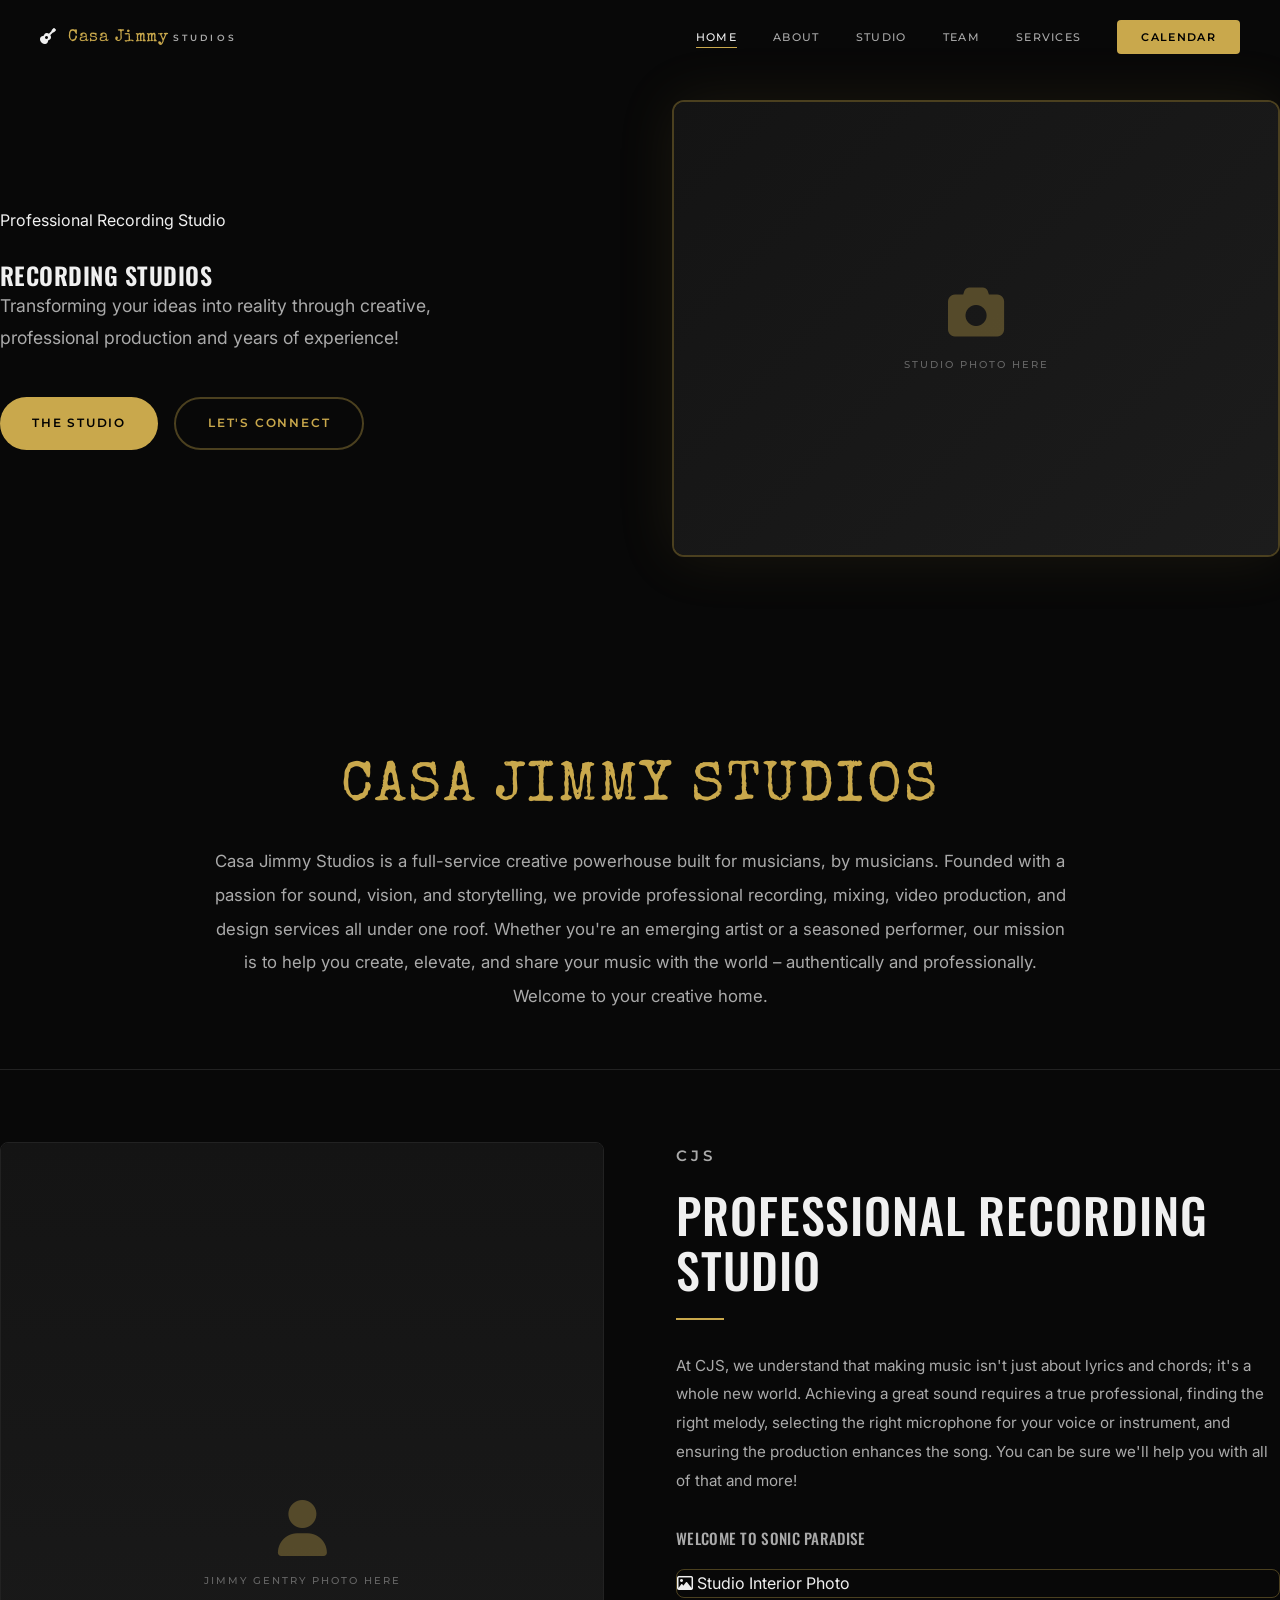
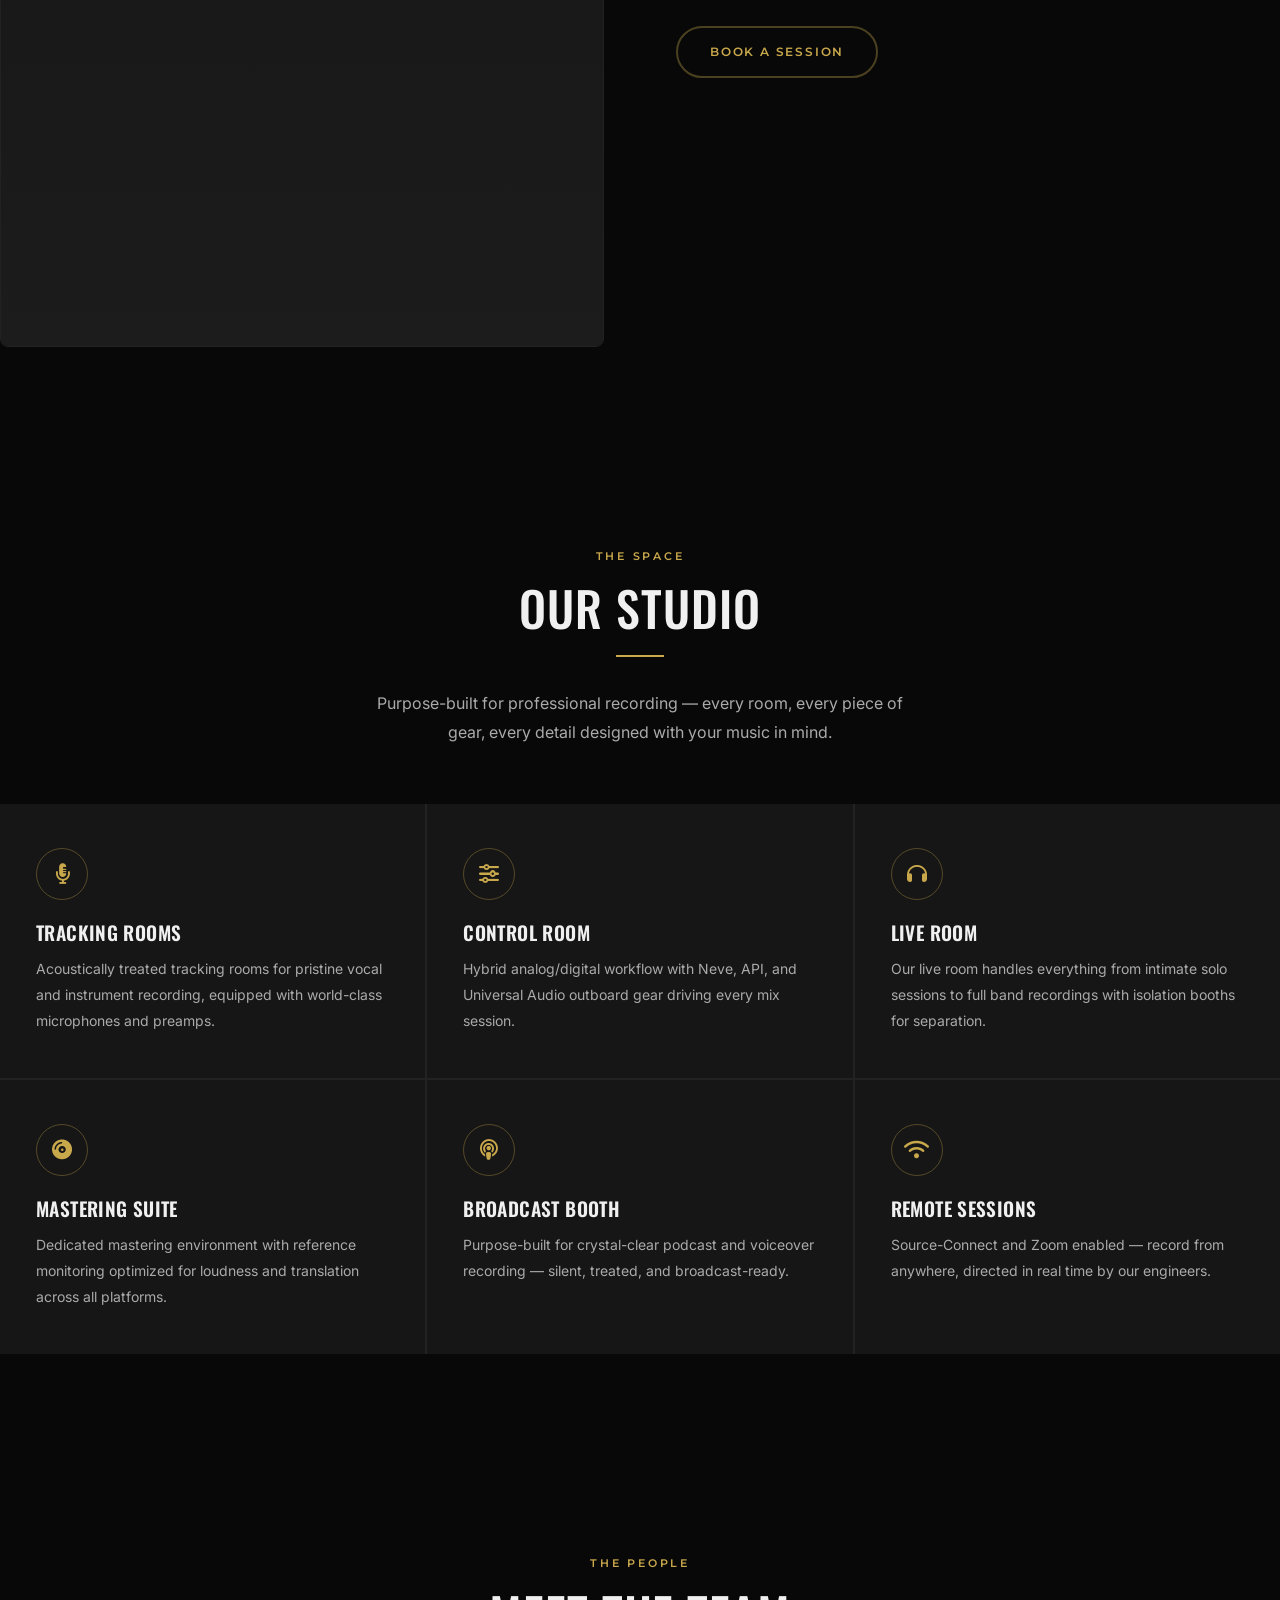
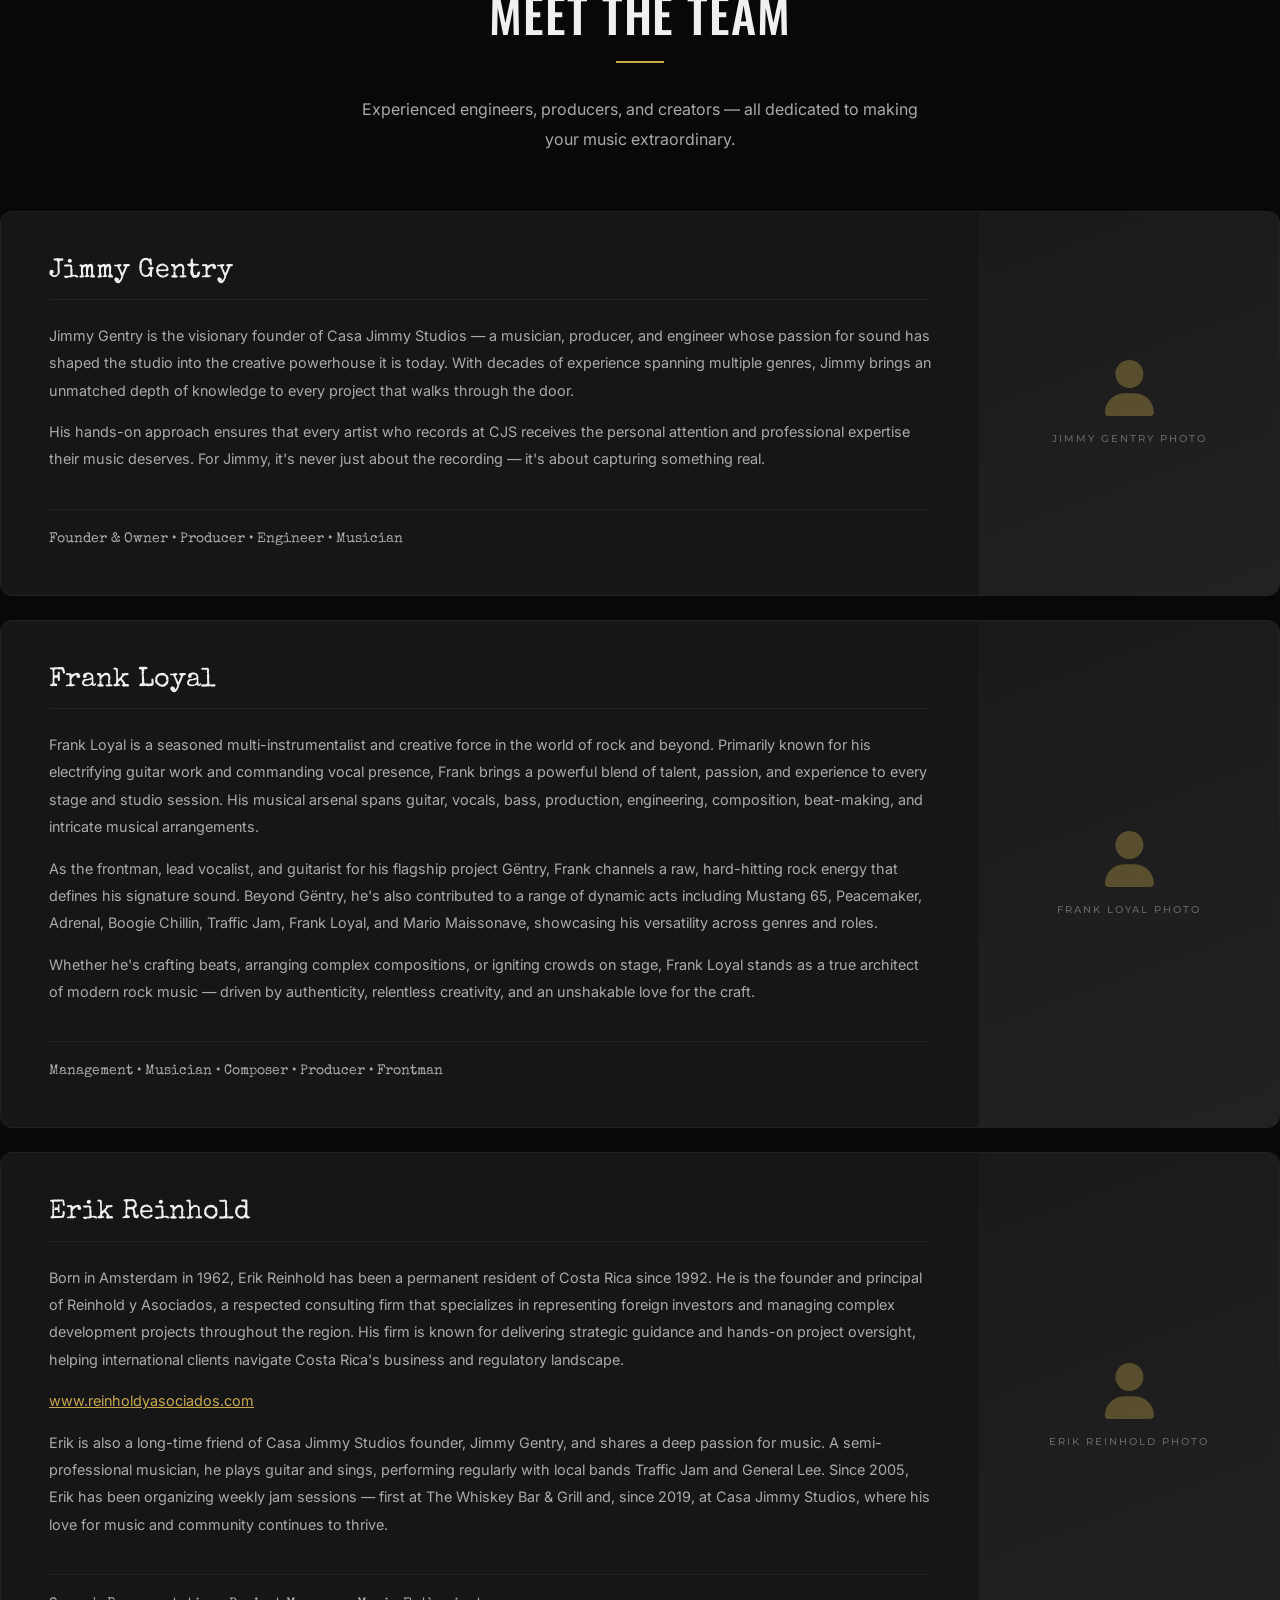
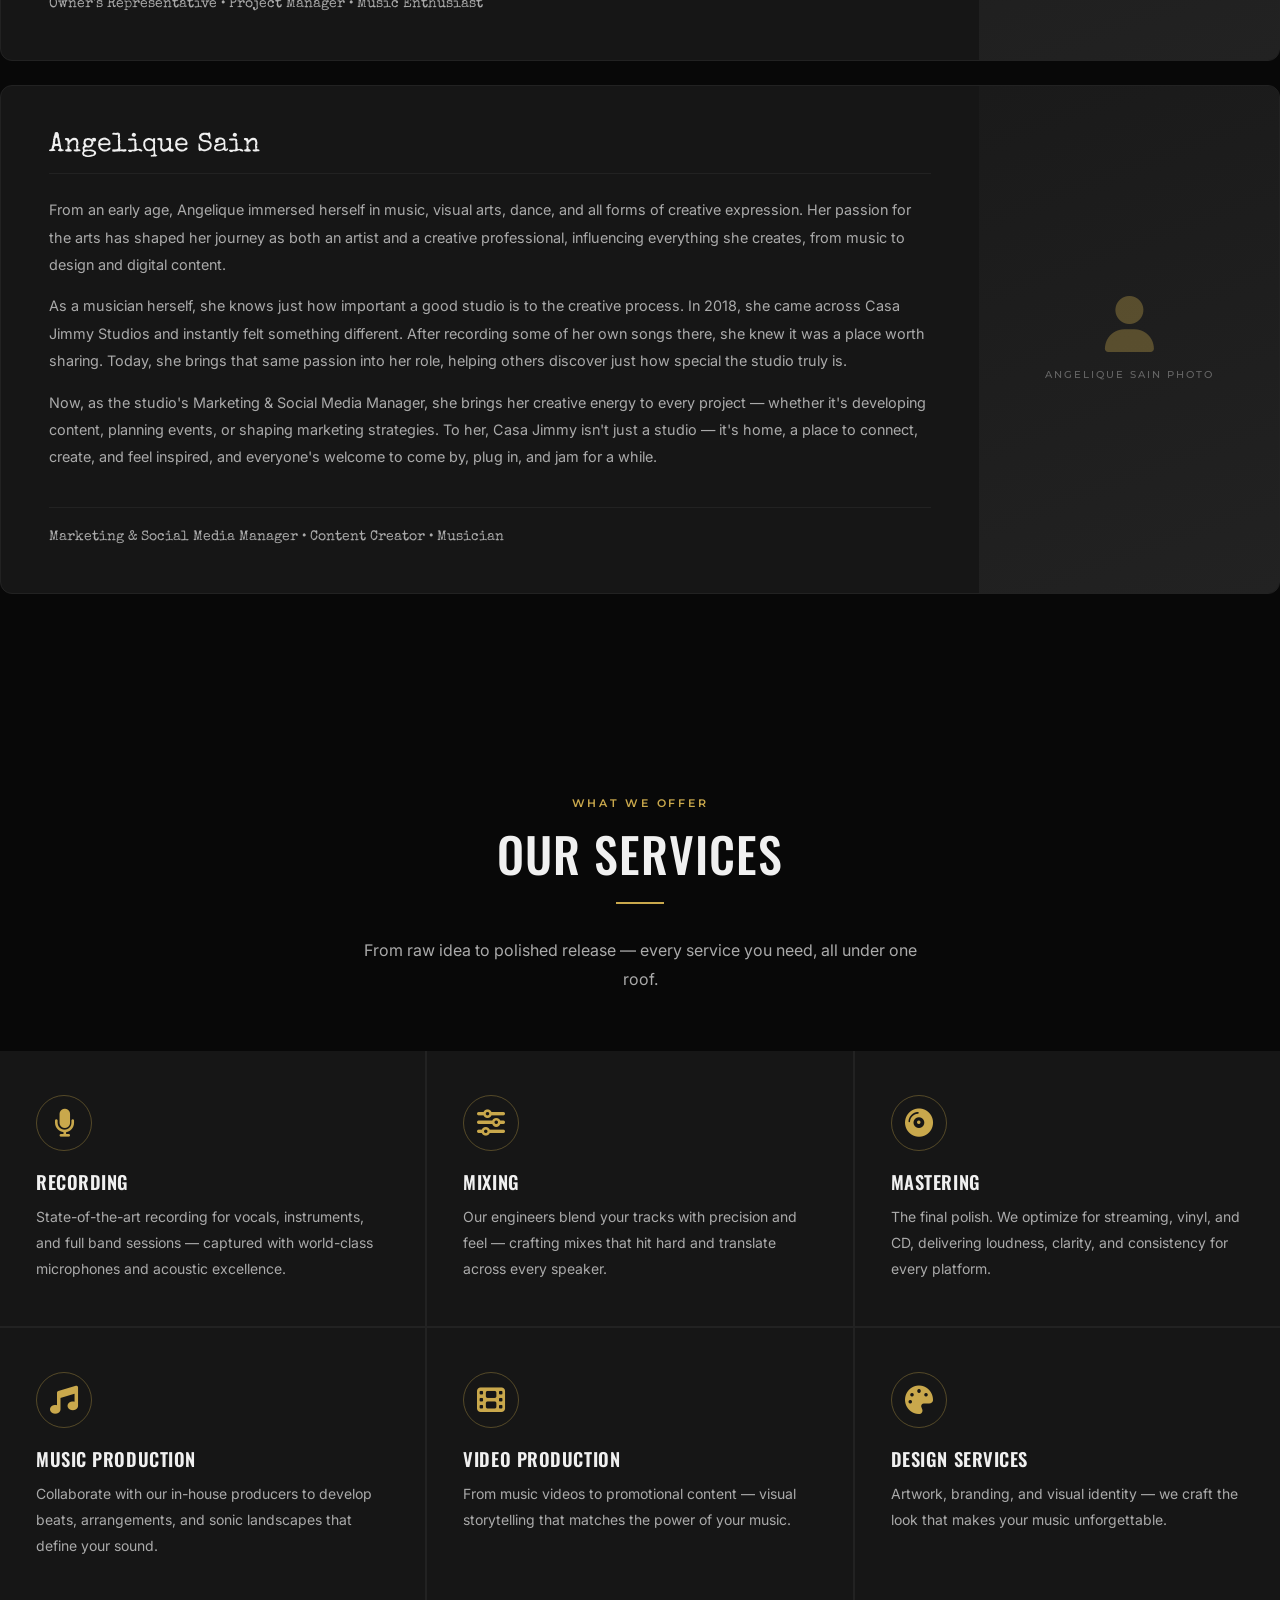
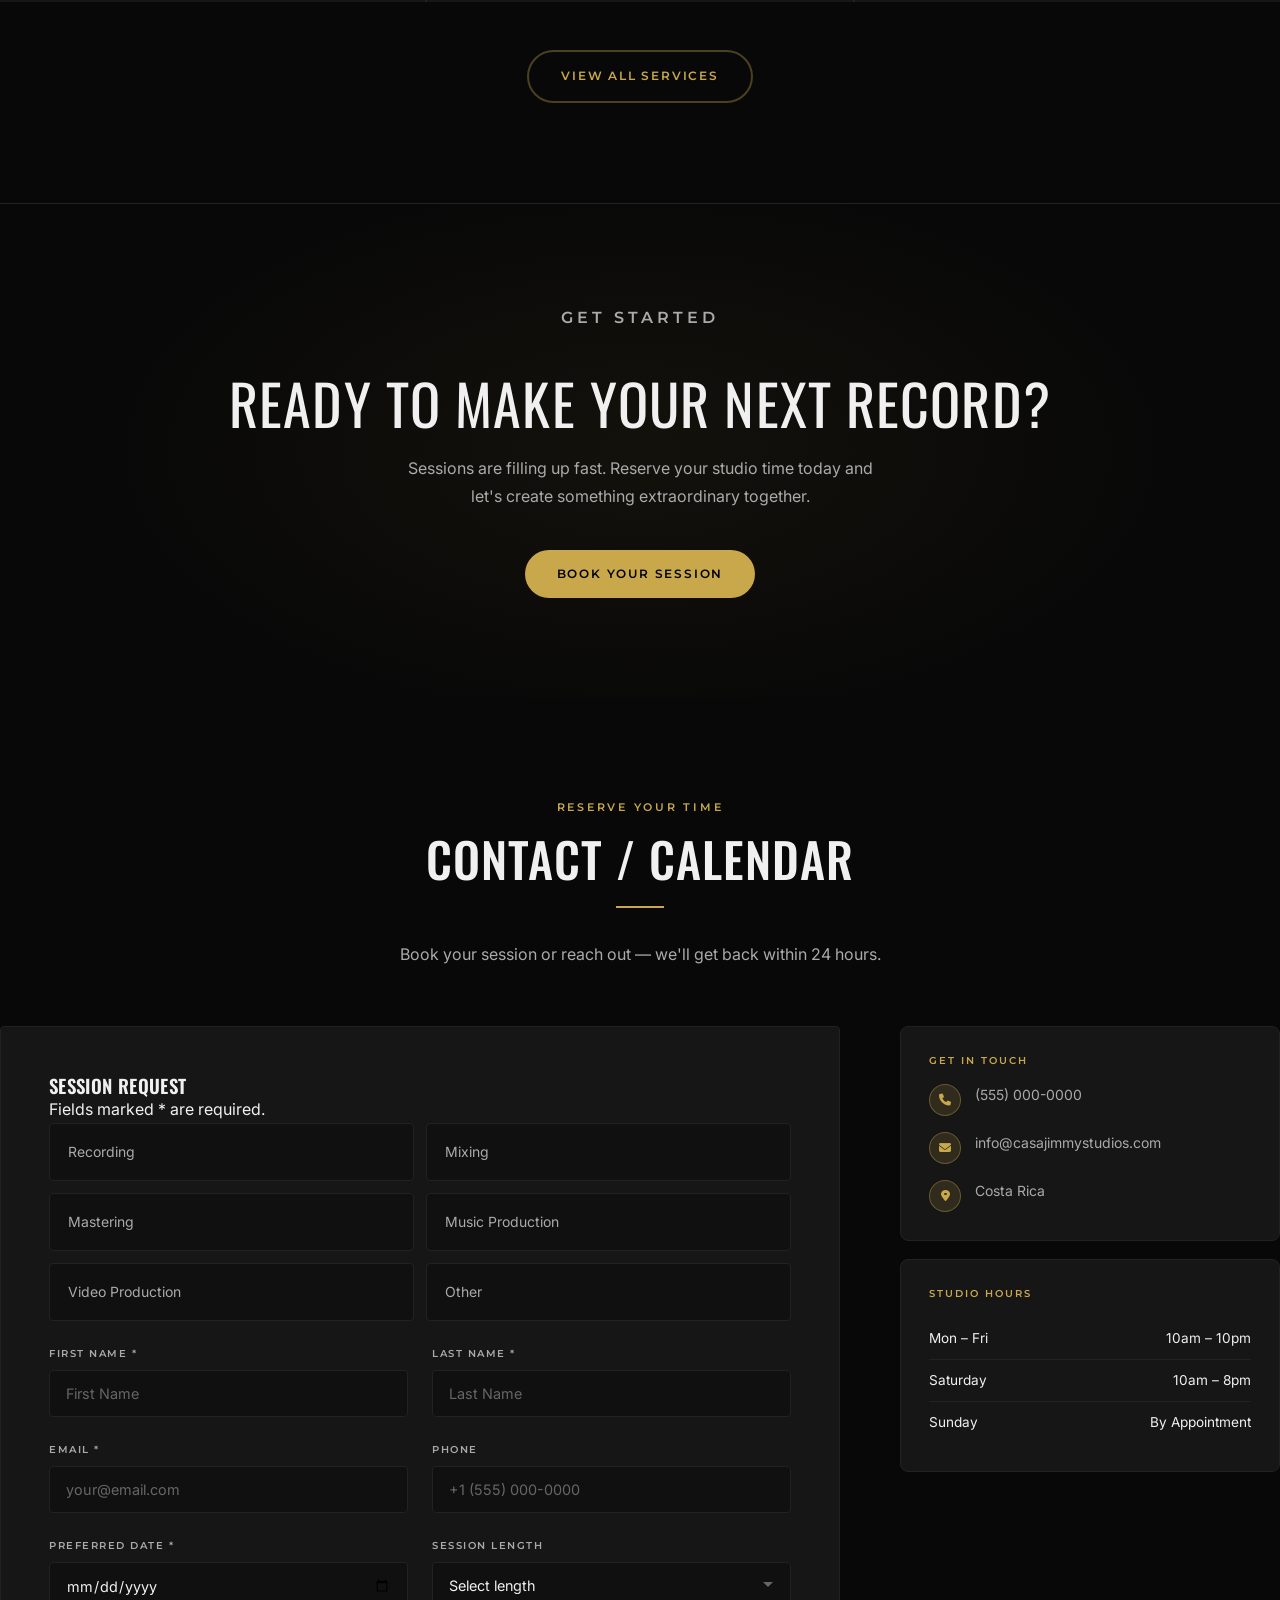
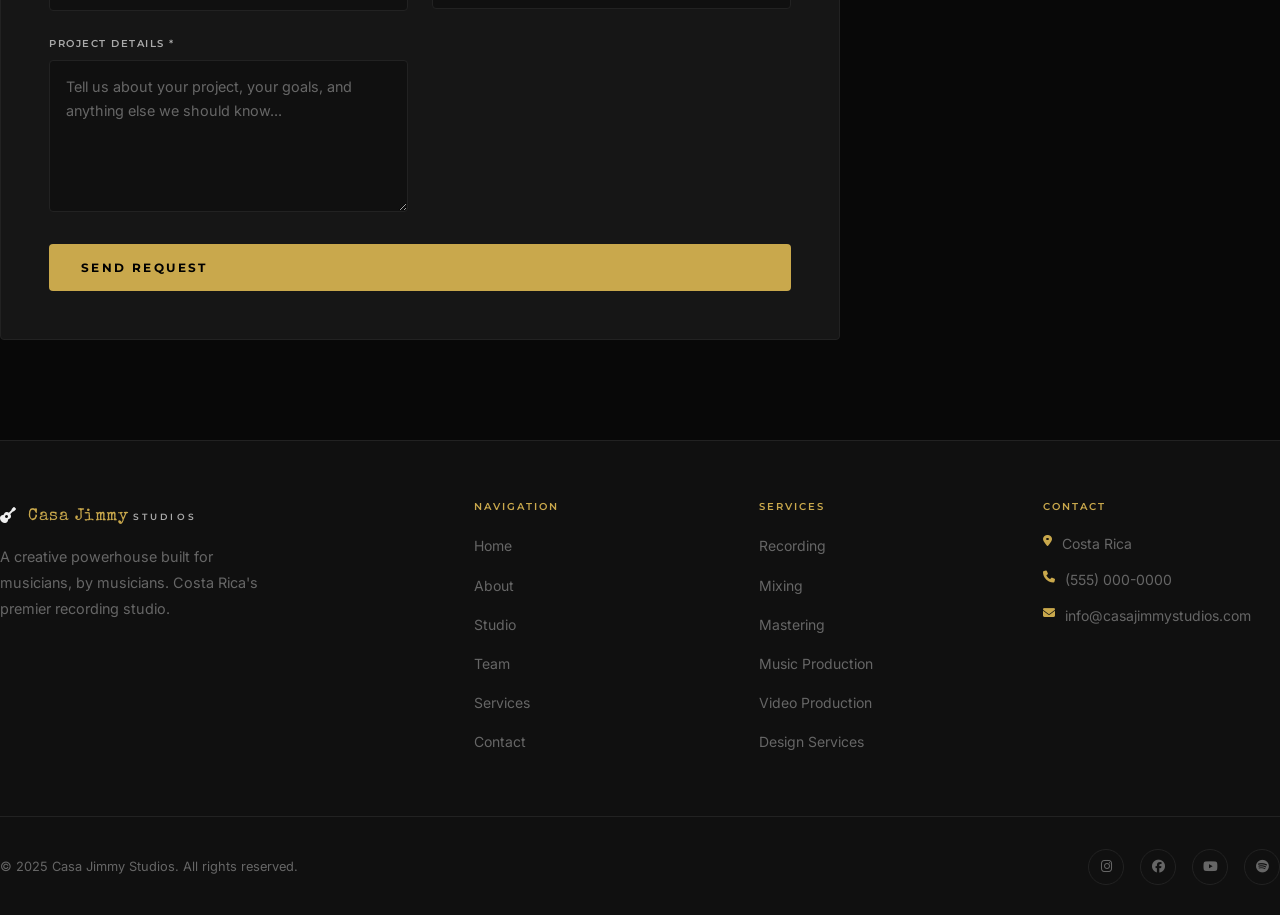
<file: index.html>
<!DOCTYPE html>
<html lang="en">
<head>
  <meta charset="UTF-8" />
  <meta name="viewport" content="width=device-width, initial-scale=1.0" />
  <meta name="description" content="Casa Jimmy Studios — Costa Rica's premier professional recording studio. Recording, mixing, mastering, music production, video production, and design services." />
  <title>Casa Jimmy Studios | Professional Recording Studio</title>
  <link rel="stylesheet" href="https://cdnjs.cloudflare.com/ajax/libs/font-awesome/6.5.0/css/all.min.css" />
  <link rel="stylesheet" href="css/style.css" />
</head>
<body>

  <!-- ===========================
       NAVIGATION
  =========================== -->
  <nav class="navbar" aria-label="Main navigation">
    <a href="#home" class="nav-logo" aria-label="Casa Jimmy Studios Home">
      <i class="fa-solid fa-guitar" aria-hidden="true"></i>
      <div>
        <span class="logo-name">Casa Jimmy</span>
        <span class="logo-sub">Studios</span>
      </div>
    </a>

    <ul class="nav-links" role="list">
      <li><a href="#home" class="nav-link">Home</a></li>
      <li><a href="#about" class="nav-link">About</a></li>
      <li><a href="#studio" class="nav-link">Studio</a></li>
      <li><a href="#team" class="nav-link">Team</a></li>
      <li><a href="#services" class="nav-link">Services</a></li>
      <li><a href="#contact" class="nav-cta">Calendar</a></li>
    </ul>

    <button class="hamburger" aria-label="Toggle mobile menu" aria-expanded="false" aria-controls="mobileNav">
      <span></span>
      <span></span>
      <span></span>
    </button>
  </nav>

  <!-- Mobile Nav -->
  <div class="mobile-nav" id="mobileNav" aria-hidden="true">
    <ul role="list">
      <li><a href="#home" class="mobile-nav-link">Home</a></li>
      <li><a href="#about" class="mobile-nav-link">About</a></li>
      <li><a href="#studio" class="mobile-nav-link">Studio</a></li>
      <li><a href="#team" class="mobile-nav-link">Team</a></li>
      <li><a href="#services" class="mobile-nav-link">Services</a></li>
      <li><a href="#contact" class="mobile-nav-cta">Contact / Calendar</a></li>
    </ul>
  </div>

  <main>

    <!-- ===========================
         HERO (#home)
    =========================== -->
    <section id="home" aria-label="Hero">
      <div class="hero-inner">
        <div class="hero-content fade-up">
          <p class="hero-eyebrow">Professional Recording Studio</p>
          <h1 class="hero-title">RECORDING STUDIOS</h1>
          <p class="hero-desc">Transforming your ideas into reality through creative, professional production and years of experience!</p>
          <div class="hero-actions">
            <a href="#studio" class="btn btn-primary">The Studio</a>
            <a href="#contact" class="btn btn-outline">Let's Connect</a>
          </div>
        </div>

        <div class="hero-image-wrap fade-up">
          <div class="hero-image-frame">
            <div class="hero-img-placeholder">
              <i class="fa-solid fa-camera" aria-hidden="true"></i>
              <span>Studio Photo Here</span>
            </div>
          </div>
        </div>
      </div>
    </section>

    <!-- ===========================
         ABOUT (#about)
    =========================== -->
    <section id="about" aria-label="About Casa Jimmy Studios">
      <div class="about-intro text-center fade-up">
        <h2>CASA JIMMY STUDIOS</h2>
        <p>Casa Jimmy Studios is a full-service creative powerhouse built for musicians, by musicians. Founded with a passion for sound, vision, and storytelling, we provide professional recording, mixing, video production, and design services all under one roof. Whether you're an emerging artist or a seasoned performer, our mission is to help you create, elevate, and share your music with the world – authentically and professionally. Welcome to your creative home.</p>
      </div>

      <div class="about-split fade-up">
        <div class="about-photo">
          <div class="about-photo-placeholder">
            <i class="fa-solid fa-user" aria-hidden="true"></i>
            <span>Jimmy Gentry Photo Here</span>
          </div>
        </div>

        <div class="about-content">
          <p class="section-label">CJS</p>
          <h2 class="section-title">PROFESSIONAL RECORDING STUDIO</h2>
          <div class="divider" aria-hidden="true"></div>
          <p>At CJS, we understand that making music isn't just about lyrics and chords; it's a whole new world. Achieving a great sound requires a true professional, finding the right melody, selecting the right microphone for your voice or instrument, and ensuring the production enhances the song. You can be sure we'll help you with all of that and more!</p>
          <p class="studio-sub-title">Welcome to Sonic Paradise</p>
          <div class="studio-sub-image">
            <i class="fa-regular fa-image" aria-hidden="true"></i>
            <span>Studio Interior Photo</span>
          </div>
          <a href="#contact" class="btn btn-outline">Book a Session</a>
        </div>
      </div>
    </section>

    <!-- ===========================
         STUDIO (#studio)
    =========================== -->
    <section id="studio" aria-label="Our Studio">
      <div class="text-center fade-up">
        <p class="section-label">The Space</p>
        <h2 class="section-title">Our Studio</h2>
        <div class="divider" aria-hidden="true"></div>
        <p class="section-sub">Purpose-built for professional recording — every room, every piece of gear, every detail designed with your music in mind.</p>
      </div>

      <div class="studio-grid">
        <div class="studio-card fade-up">
          <div class="studio-card-icon" aria-hidden="true">
            <i class="fa-solid fa-microphone-lines"></i>
          </div>
          <h3>Tracking Rooms</h3>
          <p>Acoustically treated tracking rooms for pristine vocal and instrument recording, equipped with world-class microphones and preamps.</p>
        </div>

        <div class="studio-card fade-up">
          <div class="studio-card-icon" aria-hidden="true">
            <i class="fa-solid fa-sliders"></i>
          </div>
          <h3>Control Room</h3>
          <p>Hybrid analog/digital workflow with Neve, API, and Universal Audio outboard gear driving every mix session.</p>
        </div>

        <div class="studio-card fade-up">
          <div class="studio-card-icon" aria-hidden="true">
            <i class="fa-solid fa-headphones"></i>
          </div>
          <h3>Live Room</h3>
          <p>Our live room handles everything from intimate solo sessions to full band recordings with isolation booths for separation.</p>
        </div>

        <div class="studio-card fade-up">
          <div class="studio-card-icon" aria-hidden="true">
            <i class="fa-solid fa-compact-disc"></i>
          </div>
          <h3>Mastering Suite</h3>
          <p>Dedicated mastering environment with reference monitoring optimized for loudness and translation across all platforms.</p>
        </div>

        <div class="studio-card fade-up">
          <div class="studio-card-icon" aria-hidden="true">
            <i class="fa-solid fa-podcast"></i>
          </div>
          <h3>Broadcast Booth</h3>
          <p>Purpose-built for crystal-clear podcast and voiceover recording — silent, treated, and broadcast-ready.</p>
        </div>

        <div class="studio-card fade-up">
          <div class="studio-card-icon" aria-hidden="true">
            <i class="fa-solid fa-wifi"></i>
          </div>
          <h3>Remote Sessions</h3>
          <p>Source-Connect and Zoom enabled — record from anywhere, directed in real time by our engineers.</p>
        </div>
      </div>
    </section>

    <!-- ===========================
         TEAM (#team)
    =========================== -->
    <section id="team" aria-label="Meet the Team">
      <div class="text-center fade-up">
        <p class="section-label">The People</p>
        <h2 class="section-title">Meet the Team</h2>
        <div class="divider" aria-hidden="true"></div>
        <p class="section-sub">Experienced engineers, producers, and creators — all dedicated to making your music extraordinary.</p>
      </div>

      <div class="team-cards">

        <!-- Jimmy Gentry -->
        <div class="team-card fade-up">
          <div class="team-card-body">
            <h3 class="team-card-name">Jimmy Gentry</h3>
            <div class="team-card-sep" aria-hidden="true"></div>
            <div class="team-card-bio">
              <p>Jimmy Gentry is the visionary founder of Casa Jimmy Studios — a musician, producer, and engineer whose passion for sound has shaped the studio into the creative powerhouse it is today. With decades of experience spanning multiple genres, Jimmy brings an unmatched depth of knowledge to every project that walks through the door.</p>
              <p>His hands-on approach ensures that every artist who records at CJS receives the personal attention and professional expertise their music deserves. For Jimmy, it's never just about the recording — it's about capturing something real.</p>
            </div>
            <p class="team-card-roles">Founder &amp; Owner &bull; Producer &bull; Engineer &bull; Musician</p>
          </div>
          <div class="team-card-photo">
            <div class="team-photo-placeholder">
              <i class="fa-solid fa-user" aria-hidden="true"></i>
              <span>Jimmy Gentry Photo</span>
            </div>
          </div>
        </div>

        <!-- Frank Loyal -->
        <div class="team-card fade-up">
          <div class="team-card-body">
            <h3 class="team-card-name">Frank Loyal</h3>
            <div class="team-card-sep" aria-hidden="true"></div>
            <div class="team-card-bio">
              <p>Frank Loyal is a seasoned multi-instrumentalist and creative force in the world of rock and beyond. Primarily known for his electrifying guitar work and commanding vocal presence, Frank brings a powerful blend of talent, passion, and experience to every stage and studio session. His musical arsenal spans guitar, vocals, bass, production, engineering, composition, beat-making, and intricate musical arrangements.</p>
              <p>As the frontman, lead vocalist, and guitarist for his flagship project G&euml;ntry, Frank channels a raw, hard-hitting rock energy that defines his signature sound. Beyond G&euml;ntry, he's also contributed to a range of dynamic acts including Mustang 65, Peacemaker, Adrenal, Boogie Chillin, Traffic Jam, Frank Loyal, and Mario Maissonave, showcasing his versatility across genres and roles.</p>
              <p>Whether he's crafting beats, arranging complex compositions, or igniting crowds on stage, Frank Loyal stands as a true architect of modern rock music — driven by authenticity, relentless creativity, and an unshakable love for the craft.</p>
            </div>
            <p class="team-card-roles">Management &bull; Musician &bull; Composer &bull; Producer &bull; Frontman</p>
          </div>
          <div class="team-card-photo">
            <div class="team-photo-placeholder">
              <i class="fa-solid fa-user" aria-hidden="true"></i>
              <span>Frank Loyal Photo</span>
            </div>
          </div>
        </div>

        <!-- Erik Reinhold -->
        <div class="team-card fade-up">
          <div class="team-card-body">
            <h3 class="team-card-name">Erik Reinhold</h3>
            <div class="team-card-sep" aria-hidden="true"></div>
            <div class="team-card-bio">
              <p>Born in Amsterdam in 1962, Erik Reinhold has been a permanent resident of Costa Rica since 1992. He is the founder and principal of Reinhold y Asociados, a respected consulting firm that specializes in representing foreign investors and managing complex development projects throughout the region. His firm is known for delivering strategic guidance and hands-on project oversight, helping international clients navigate Costa Rica's business and regulatory landscape.</p>
              <p><a href="http://www.reinholdyasociados.com" target="_blank" rel="noopener noreferrer" style="color: var(--accent);">www.reinholdyasociados.com</a></p>
              <p>Erik is also a long-time friend of Casa Jimmy Studios founder, Jimmy Gentry, and shares a deep passion for music. A semi-professional musician, he plays guitar and sings, performing regularly with local bands Traffic Jam and General Lee. Since 2005, Erik has been organizing weekly jam sessions — first at The Whiskey Bar &amp; Grill and, since 2019, at Casa Jimmy Studios, where his love for music and community continues to thrive.</p>
            </div>
            <p class="team-card-roles">Owner's Representative &bull; Project Manager &bull; Music Enthusiast</p>
          </div>
          <div class="team-card-photo">
            <div class="team-photo-placeholder">
              <i class="fa-solid fa-user" aria-hidden="true"></i>
              <span>Erik Reinhold Photo</span>
            </div>
          </div>
        </div>

        <!-- Angelique Sain -->
        <div class="team-card fade-up">
          <div class="team-card-body">
            <h3 class="team-card-name">Angelique Sain</h3>
            <div class="team-card-sep" aria-hidden="true"></div>
            <div class="team-card-bio">
              <p>From an early age, Angelique immersed herself in music, visual arts, dance, and all forms of creative expression. Her passion for the arts has shaped her journey as both an artist and a creative professional, influencing everything she creates, from music to design and digital content.</p>
              <p>As a musician herself, she knows just how important a good studio is to the creative process. In 2018, she came across Casa Jimmy Studios and instantly felt something different. After recording some of her own songs there, she knew it was a place worth sharing. Today, she brings that same passion into her role, helping others discover just how special the studio truly is.</p>
              <p>Now, as the studio's Marketing &amp; Social Media Manager, she brings her creative energy to every project — whether it's developing content, planning events, or shaping marketing strategies. To her, Casa Jimmy isn't just a studio — it's home, a place to connect, create, and feel inspired, and everyone's welcome to come by, plug in, and jam for a while.</p>
            </div>
            <p class="team-card-roles">Marketing &amp; Social Media Manager &bull; Content Creator &bull; Musician</p>
          </div>
          <div class="team-card-photo">
            <div class="team-photo-placeholder">
              <i class="fa-solid fa-user" aria-hidden="true"></i>
              <span>Angelique Sain Photo</span>
            </div>
          </div>
        </div>

      </div>
    </section>

    <!-- ===========================
         SERVICES (#services)
    =========================== -->
    <section id="services" aria-label="Our Services">
      <div class="text-center fade-up">
        <p class="section-label">What We Offer</p>
        <h2 class="section-title">Our Services</h2>
        <div class="divider" aria-hidden="true"></div>
        <p class="section-sub">From raw idea to polished release — every service you need, all under one roof.</p>
      </div>

      <div class="services-grid">
        <div class="service-card fade-up">
          <div class="service-icon" aria-hidden="true">
            <i class="fa-solid fa-microphone"></i>
          </div>
          <h3>Recording</h3>
          <p>State-of-the-art recording for vocals, instruments, and full band sessions — captured with world-class microphones and acoustic excellence.</p>
        </div>

        <div class="service-card fade-up">
          <div class="service-icon" aria-hidden="true">
            <i class="fa-solid fa-sliders"></i>
          </div>
          <h3>Mixing</h3>
          <p>Our engineers blend your tracks with precision and feel — crafting mixes that hit hard and translate across every speaker.</p>
        </div>

        <div class="service-card fade-up">
          <div class="service-icon" aria-hidden="true">
            <i class="fa-solid fa-compact-disc"></i>
          </div>
          <h3>Mastering</h3>
          <p>The final polish. We optimize for streaming, vinyl, and CD, delivering loudness, clarity, and consistency for every platform.</p>
        </div>

        <div class="service-card fade-up">
          <div class="service-icon" aria-hidden="true">
            <i class="fa-solid fa-music"></i>
          </div>
          <h3>Music Production</h3>
          <p>Collaborate with our in-house producers to develop beats, arrangements, and sonic landscapes that define your sound.</p>
        </div>

        <div class="service-card fade-up">
          <div class="service-icon" aria-hidden="true">
            <i class="fa-solid fa-film"></i>
          </div>
          <h3>Video Production</h3>
          <p>From music videos to promotional content — visual storytelling that matches the power of your music.</p>
        </div>

        <div class="service-card fade-up">
          <div class="service-icon" aria-hidden="true">
            <i class="fa-solid fa-palette"></i>
          </div>
          <h3>Design Services</h3>
          <p>Artwork, branding, and visual identity — we craft the look that makes your music unforgettable.</p>
        </div>
      </div>

      <div class="services-cta text-center fade-up">
        <a href="services.html" class="btn btn-outline">View All Services</a>
      </div>
    </section>

    <!-- ===========================
         CTA BANNER
    =========================== -->
    <div class="cta-banner" aria-label="Book a session call to action">
      <div class="cta-banner-inner fade-up">
        <p class="section-label">Get Started</p>
        <h2>Ready to Make Your Next Record?</h2>
        <p>Sessions are filling up fast. Reserve your studio time today and let's create something extraordinary together.</p>
        <a href="#contact" class="btn btn-primary">Book Your Session</a>
      </div>
    </div>

    <!-- ===========================
         CONTACT (#contact)
    =========================== -->
    <section id="contact" aria-label="Contact and Booking">
      <div class="text-center fade-up">
        <p class="section-label">Reserve Your Time</p>
        <h2 class="section-title">Contact / Calendar</h2>
        <div class="divider" aria-hidden="true"></div>
        <p class="section-sub">Book your session or reach out — we'll get back within 24 hours.</p>
      </div>

      <div class="contact-layout">

        <!-- Booking Form -->
        <div class="booking-form" id="bookingFormWrapper">

          <div class="form-success" id="formSuccess" aria-live="polite" hidden>
            <div class="success-icon" aria-hidden="true">
              <i class="fa-solid fa-check"></i>
            </div>
            <h3 class="success-title">Request Received!</h3>
            <p class="success-msg">Thank you! We'll review your booking and get back to you within 24 hours to confirm your session.</p>
          </div>

          <div class="form-inner" id="formInner">
            <form id="bookingForm" novalidate>
              <h3>Session Request</h3>
              <p class="form-note">Fields marked * are required.</p>

              <!-- Service Options -->
              <div class="service-options" role="group" aria-label="Select a service">
                <label class="service-option">
                  <input type="radio" name="service" value="Recording" required />
                  <span class="service-option-label">Recording</span>
                </label>
                <label class="service-option">
                  <input type="radio" name="service" value="Mixing" />
                  <span class="service-option-label">Mixing</span>
                </label>
                <label class="service-option">
                  <input type="radio" name="service" value="Mastering" />
                  <span class="service-option-label">Mastering</span>
                </label>
                <label class="service-option">
                  <input type="radio" name="service" value="Music Production" />
                  <span class="service-option-label">Music Production</span>
                </label>
                <label class="service-option">
                  <input type="radio" name="service" value="Video Production" />
                  <span class="service-option-label">Video Production</span>
                </label>
                <label class="service-option">
                  <input type="radio" name="service" value="Other" />
                  <span class="service-option-label">Other</span>
                </label>
              </div>

              <!-- Form Grid -->
              <div class="form-grid">
                <div class="form-group">
                  <label class="form-label" for="firstName">First Name *</label>
                  <input class="form-input" type="text" id="firstName" name="firstName" placeholder="First Name" required autocomplete="given-name" />
                </div>

                <div class="form-group">
                  <label class="form-label" for="lastName">Last Name *</label>
                  <input class="form-input" type="text" id="lastName" name="lastName" placeholder="Last Name" required autocomplete="family-name" />
                </div>

                <div class="form-group">
                  <label class="form-label" for="email">Email *</label>
                  <input class="form-input" type="email" id="email" name="email" placeholder="your@email.com" required autocomplete="email" />
                </div>

                <div class="form-group">
                  <label class="form-label" for="phone">Phone</label>
                  <input class="form-input" type="tel" id="phone" name="phone" placeholder="+1 (555) 000-0000" autocomplete="tel" />
                </div>

                <div class="form-group">
                  <label class="form-label" for="preferredDate">Preferred Date *</label>
                  <input class="form-input" type="date" id="preferredDate" name="preferredDate" required />
                </div>

                <div class="form-group">
                  <label class="form-label" for="sessionLength">Session Length</label>
                  <select class="form-select" id="sessionLength" name="sessionLength">
                    <option value="" disabled selected>Select length</option>
                    <option value="2hr">2 Hours</option>
                    <option value="4hr">4 Hours</option>
                    <option value="8hr">8 Hours</option>
                    <option value="multiday">Multi-Day</option>
                    <option value="notsure">Not Sure</option>
                  </select>
                </div>

                <div class="form-group full">
                  <label class="form-label" for="projectDetails">Project Details *</label>
                  <textarea class="form-textarea" id="projectDetails" name="projectDetails" rows="5" placeholder="Tell us about your project, your goals, and anything else we should know..." required></textarea>
                </div>
              </div>

              <button type="submit" class="btn btn-primary form-submit">Send Request</button>
            </form>
          </div>
        </div>

        <!-- Sidebar -->
        <aside class="contact-sidebar" aria-label="Contact information">

          <div class="sidebar-card">
            <h4 class="sidebar-title">Get In Touch</h4>
            <div class="sidebar-item">
              <span class="sidebar-icon" aria-hidden="true"><i class="fa-solid fa-phone"></i></span>
              <a href="tel:+15550000000">(555) 000-0000</a>
            </div>
            <div class="sidebar-item">
              <span class="sidebar-icon" aria-hidden="true"><i class="fa-solid fa-envelope"></i></span>
              <a href="mailto:info@casajimmystudios.com">info@casajimmystudios.com</a>
            </div>
            <div class="sidebar-item">
              <span class="sidebar-icon" aria-hidden="true"><i class="fa-solid fa-location-dot"></i></span>
              <span>Costa Rica</span>
            </div>
          </div>

          <div class="sidebar-card">
            <h4 class="sidebar-title">Studio Hours</h4>
            <div class="hours-row">
              <span>Mon – Fri</span>
              <span>10am – 10pm</span>
            </div>
            <div class="hours-row">
              <span>Saturday</span>
              <span>10am – 8pm</span>
            </div>
            <div class="hours-row">
              <span>Sunday</span>
              <span>By Appointment</span>
            </div>
          </div>

        </aside>
      </div>
    </section>

  </main>

  <!-- ===========================
       FOOTER
  =========================== -->
  <footer aria-label="Site footer">
    <div class="footer-grid">

      <!-- Brand -->
      <div class="footer-brand">
        <a href="#home" class="nav-logo" aria-label="Casa Jimmy Studios">
          <i class="fa-solid fa-guitar" aria-hidden="true"></i>
          <div>
            <span class="logo-name">Casa Jimmy</span>
            <span class="logo-sub">Studios</span>
          </div>
        </a>
        <p>A creative powerhouse built for musicians, by musicians. Costa Rica's premier recording studio.</p>
      </div>

      <!-- Navigation -->
      <div>
        <h4 class="footer-heading">Navigation</h4>
        <ul class="footer-links" role="list">
          <li><a href="#home">Home</a></li>
          <li><a href="#about">About</a></li>
          <li><a href="#studio">Studio</a></li>
          <li><a href="#team">Team</a></li>
          <li><a href="#services">Services</a></li>
          <li><a href="#contact">Contact</a></li>
        </ul>
      </div>

      <!-- Services -->
      <div>
        <h4 class="footer-heading">Services</h4>
        <ul class="footer-links" role="list">
          <li><a href="services.html">Recording</a></li>
          <li><a href="services.html">Mixing</a></li>
          <li><a href="services.html">Mastering</a></li>
          <li><a href="services.html">Music Production</a></li>
          <li><a href="services.html">Video Production</a></li>
          <li><a href="services.html">Design Services</a></li>
        </ul>
      </div>

      <!-- Contact -->
      <div>
        <h4 class="footer-heading">Contact</h4>
        <ul class="footer-contact" role="list">
          <li>
            <i class="fa-solid fa-location-dot" aria-hidden="true"></i>
            <span>Costa Rica</span>
          </li>
          <li>
            <i class="fa-solid fa-phone" aria-hidden="true"></i>
            <a href="tel:+15550000000">(555) 000-0000</a>
          </li>
          <li>
            <i class="fa-solid fa-envelope" aria-hidden="true"></i>
            <a href="mailto:info@casajimmystudios.com">info@casajimmystudios.com</a>
          </li>
        </ul>
      </div>

    </div>

    <div class="footer-bottom">
      <p class="footer-copy">&copy; 2025 Casa Jimmy Studios. All rights reserved.</p>
      <div class="footer-socials" aria-label="Social media links">
        <a href="#" aria-label="Follow us on Instagram"><i class="fa-brands fa-instagram" aria-hidden="true"></i></a>
        <a href="#" aria-label="Follow us on Facebook"><i class="fa-brands fa-facebook" aria-hidden="true"></i></a>
        <a href="#" aria-label="Watch us on YouTube"><i class="fa-brands fa-youtube" aria-hidden="true"></i></a>
        <a href="#" aria-label="Listen on Spotify"><i class="fa-brands fa-spotify" aria-hidden="true"></i></a>
      </div>
    </div>
  </footer>

  <script src="js/main.js"></script>
</body>
</html>
</file>
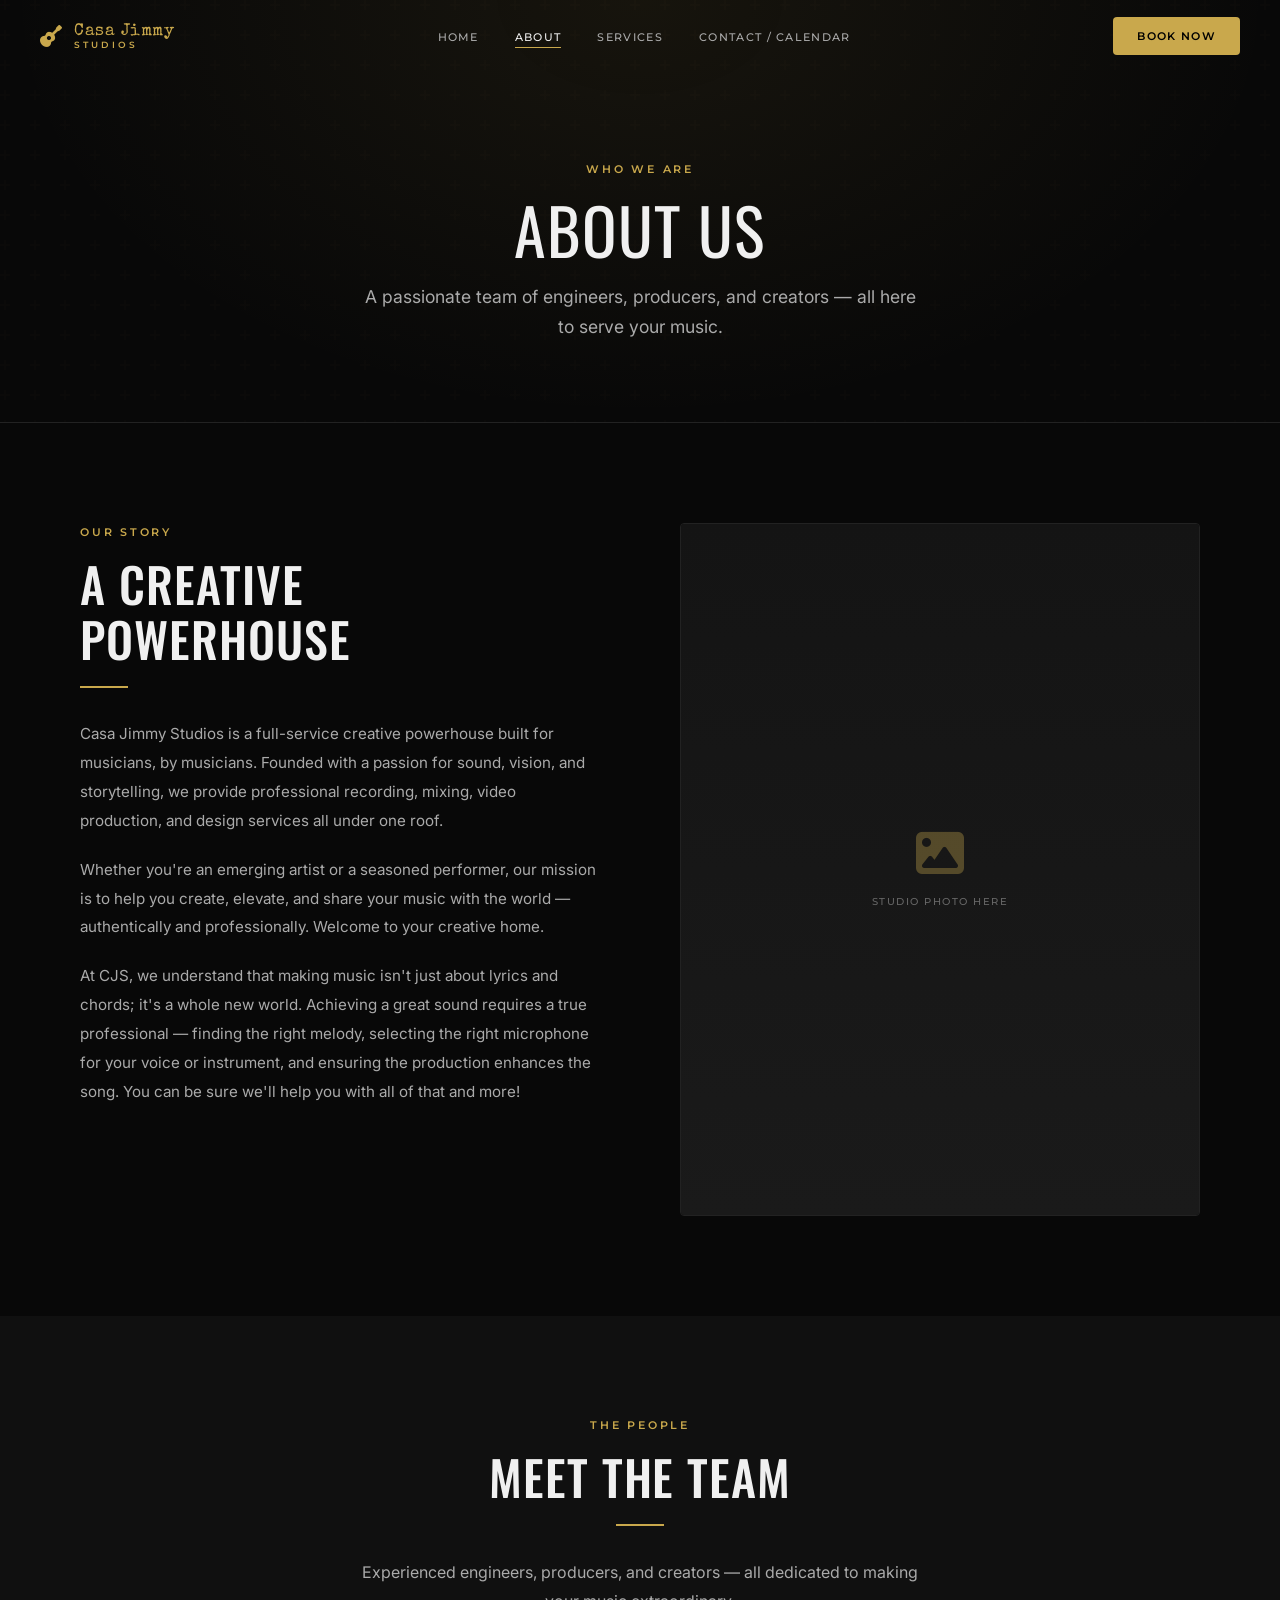
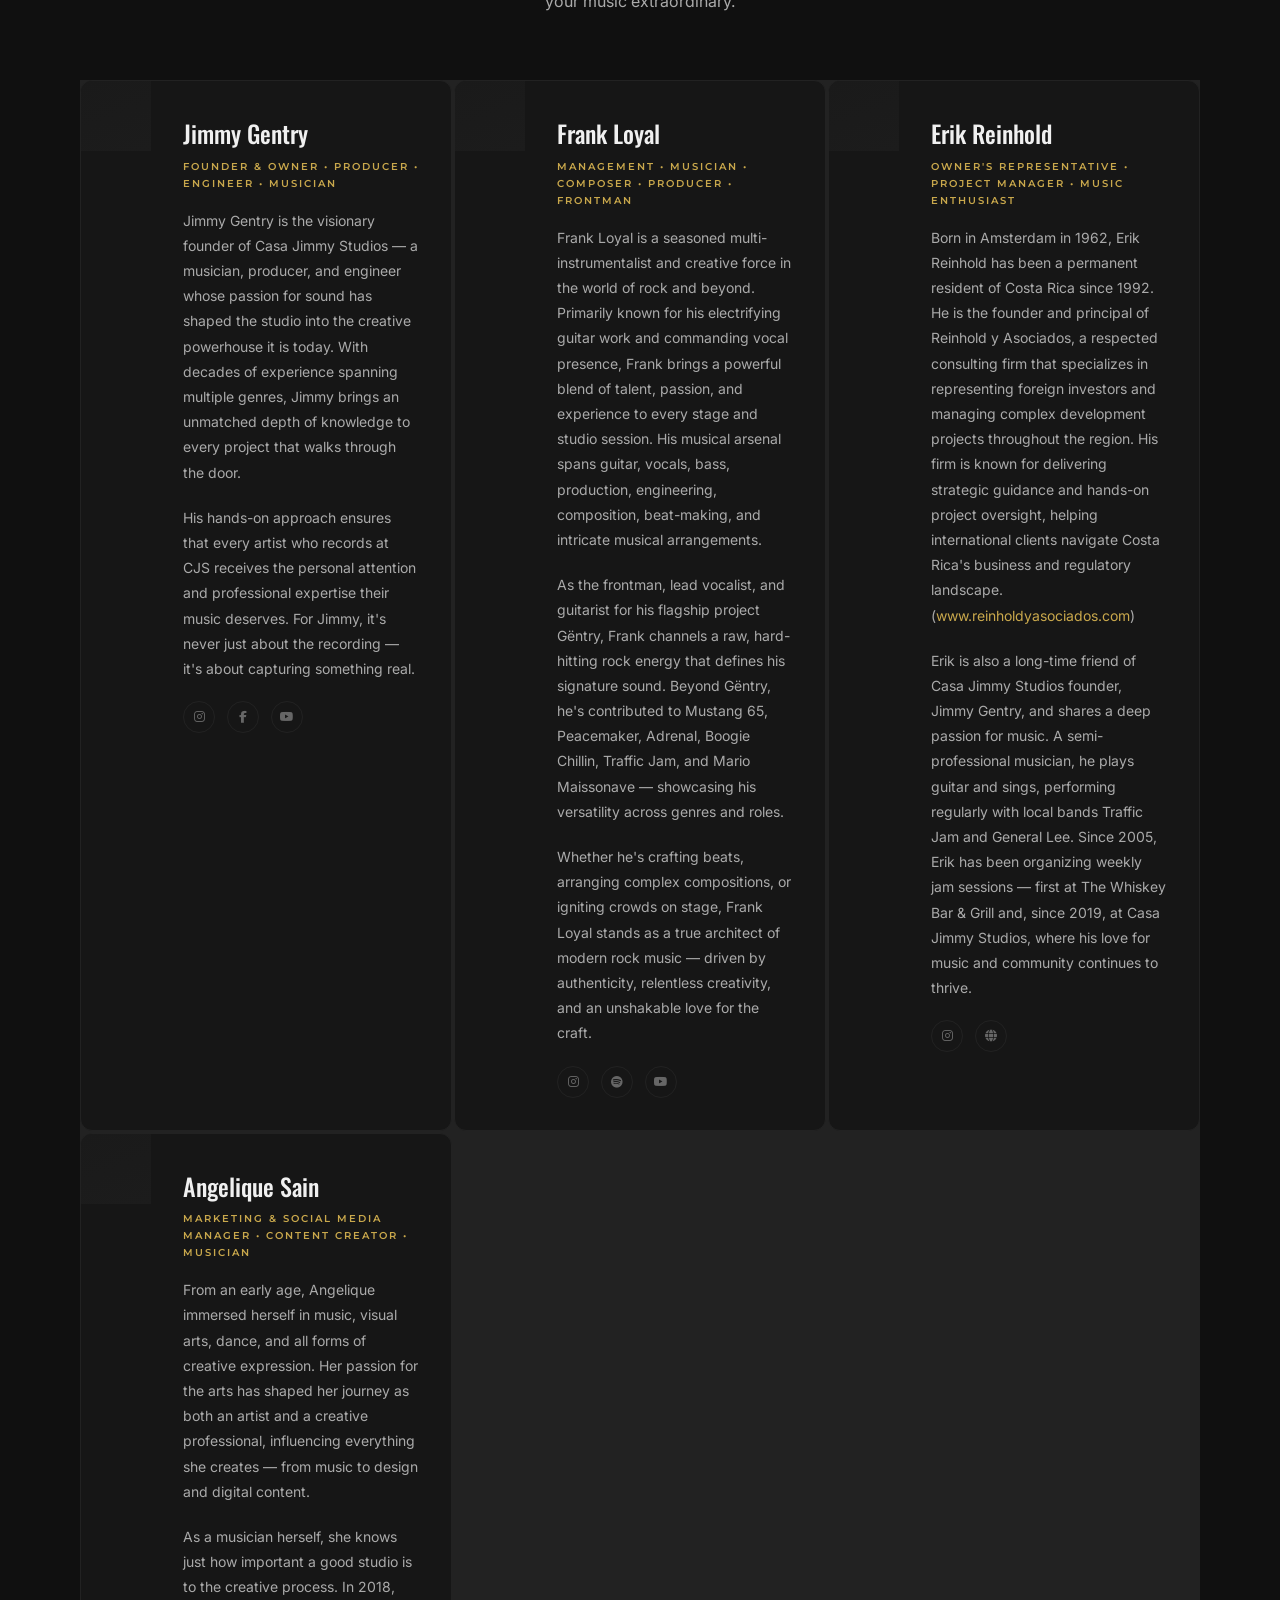
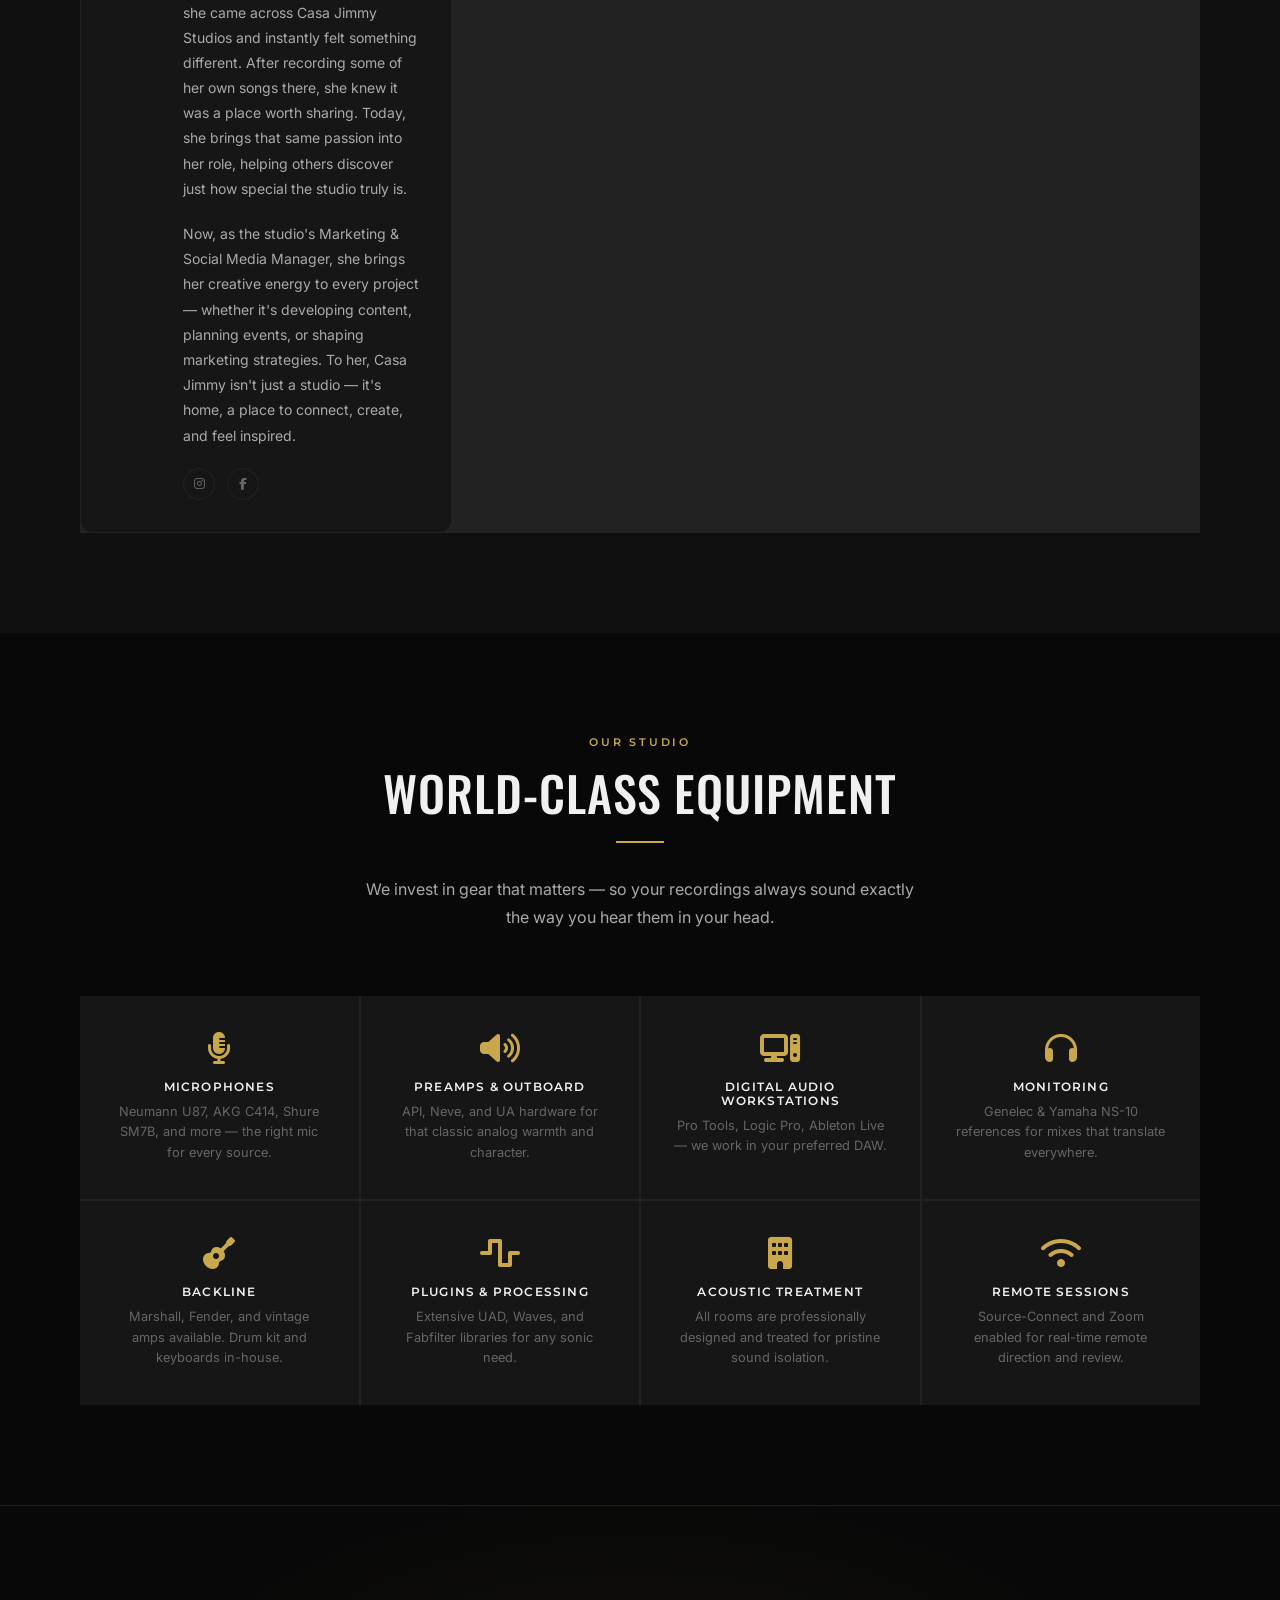
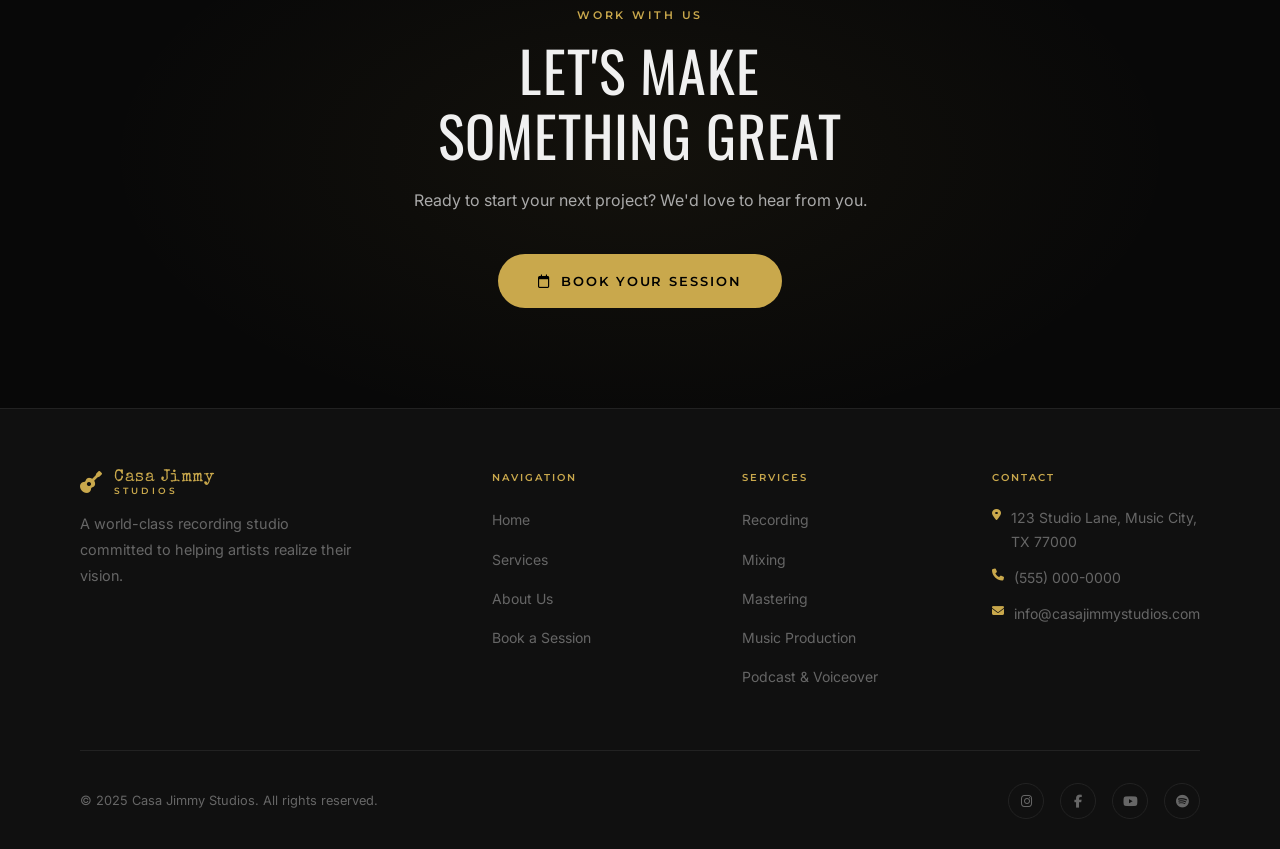
<file: about.html>
<!DOCTYPE html>
<html lang="en">
<head>
  <meta charset="UTF-8" />
  <meta name="viewport" content="width=device-width, initial-scale=1.0" />
  <title>About Us — Casa Jimmy Studios</title>
  <meta name="description" content="Meet the team behind Casa Jimmy Studios — experienced engineers, producers, and music lovers dedicated to your sound." />
  <link rel="stylesheet" href="css/style.css" />
  <link rel="stylesheet" href="https://cdnjs.cloudflare.com/ajax/libs/font-awesome/6.5.0/css/all.min.css" />
</head>
<body>

  <!-- ── NAVBAR ── -->
  <nav class="navbar" role="navigation">
    <a href="index.html" class="nav-logo">
      <i class="fa-solid fa-guitar nav-logo-icon"></i>
      <div class="nav-logo-text">
        <span class="nav-logo-name">Casa Jimmy</span>
        <span class="nav-logo-sub">Studios</span>
      </div>
    </a>
    <ul class="nav-links">
      <li><a href="index.html" class="nav-link">Home</a></li>
      <li><a href="about.html" class="nav-link active">About</a></li>
      <li><a href="services.html" class="nav-link">Services</a></li>
      <li><a href="booking.html" class="nav-link">Contact / Calendar</a></li>
    </ul>
    <a href="booking.html" class="nav-cta">Book Now</a>
    <button class="hamburger" aria-label="Toggle menu">
      <span></span><span></span><span></span>
    </button>
  </nav>
  <div class="mobile-nav">
    <a href="index.html" class="mobile-nav-link">Home</a>
    <a href="about.html" class="mobile-nav-link">About</a>
    <a href="services.html" class="mobile-nav-link">Services</a>
    <a href="booking.html" class="mobile-nav-link">Contact / Calendar</a>
    <a href="booking.html" class="mobile-nav-cta">Book Now</a>
  </div>


  <!-- ── PAGE HERO ── -->
  <div class="page-hero">
    <div class="container page-hero-content">
      <span class="section-label">Who We Are</span>
      <h1>About Us</h1>
      <p>A passionate team of engineers, producers, and creators — all here to serve your music.</p>
    </div>
  </div>


  <!-- ── STUDIO STORY ── -->
  <section class="studio-story">
    <div class="container">
      <div class="story-split">
        <div class="story-content fade-up">
          <span class="section-label">Our Story</span>
          <h2 class="section-title">A Creative<br>Powerhouse</h2>
          <div class="divider"></div>
          <p>
            Casa Jimmy Studios is a full-service creative powerhouse built for musicians, by musicians.
            Founded with a passion for sound, vision, and storytelling, we provide professional recording,
            mixing, video production, and design services all under one roof.
          </p>
          <p>
            Whether you're an emerging artist or a seasoned performer, our mission is to help you create,
            elevate, and share your music with the world — authentically and professionally.
            Welcome to your creative home.
          </p>
          <p>
            At CJS, we understand that making music isn't just about lyrics and chords; it's a whole new
            world. Achieving a great sound requires a true professional — finding the right melody,
            selecting the right microphone for your voice or instrument, and ensuring the production
            enhances the song. You can be sure we'll help you with all of that and more!
          </p>
        </div>

        <div class="story-image fade-up">
          <div class="story-image-box">
            <!-- Replace with: <img src="images/studio-story.jpg" alt="Casa Jimmy Studios" /> -->
            <div class="story-image-placeholder">
              <i class="fa-solid fa-image"></i>
              <span>Studio Photo Here</span>
            </div>
          </div>
        </div>
      </div>
    </div>
  </section>


  <!-- ── TEAM ── -->
  <section class="team-section">
    <div class="container">
      <div class="text-center">
        <span class="section-label">The People</span>
        <h2 class="section-title">Meet the Team</h2>
        <div class="divider"></div>
        <p class="section-subtitle">
          Experienced engineers, producers, and creators — all dedicated to making your music extraordinary.
        </p>
      </div>

      <div class="team-grid">

        <!-- ── JIMMY GENTRY ── -->
        <div class="team-card fade-up">
          <div class="team-photo">
            <!-- Replace with: <img src="images/team-jimmy.jpg" alt="Jimmy Gentry" /> -->
            <div class="team-photo-placeholder">
              <i class="fa-solid fa-user"></i>
              <span>Jimmy Gentry Photo</span>
            </div>
          </div>
          <div class="team-info">
            <div class="team-name">Jimmy Gentry</div>
            <div class="team-role">Founder &amp; Owner • Producer • Engineer • Musician</div>
            <p class="team-bio">
              Jimmy Gentry is the visionary founder of Casa Jimmy Studios — a musician, producer, and engineer
              whose passion for sound has shaped the studio into the creative powerhouse it is today. With
              decades of experience spanning multiple genres, Jimmy brings an unmatched depth of knowledge to
              every project that walks through the door.
            </p>
            <p class="team-bio">
              His hands-on approach ensures that every artist who records at CJS receives the personal
              attention and professional expertise their music deserves. For Jimmy, it's never just about
              the recording — it's about capturing something real.
            </p>
            <div class="team-social">
              <a href="#" aria-label="Instagram"><i class="fa-brands fa-instagram"></i></a>
              <a href="#" aria-label="Facebook"><i class="fa-brands fa-facebook-f"></i></a>
              <a href="#" aria-label="YouTube"><i class="fa-brands fa-youtube"></i></a>
            </div>
          </div>
        </div>

        <!-- ── FRANK LOYAL ── -->
        <div class="team-card fade-up">
          <div class="team-photo">
            <!-- Replace with: <img src="images/team-frank.jpg" alt="Frank Loyal" /> -->
            <div class="team-photo-placeholder">
              <i class="fa-solid fa-user"></i>
              <span>Frank Loyal Photo</span>
            </div>
          </div>
          <div class="team-info">
            <div class="team-name">Frank Loyal</div>
            <div class="team-role">Management • Musician • Composer • Producer • Frontman</div>
            <p class="team-bio">
              Frank Loyal is a seasoned multi-instrumentalist and creative force in the world of rock and
              beyond. Primarily known for his electrifying guitar work and commanding vocal presence, Frank
              brings a powerful blend of talent, passion, and experience to every stage and studio session.
              His musical arsenal spans guitar, vocals, bass, production, engineering, composition,
              beat-making, and intricate musical arrangements.
            </p>
            <p class="team-bio">
              As the frontman, lead vocalist, and guitarist for his flagship project Gëntry, Frank channels
              a raw, hard-hitting rock energy that defines his signature sound. Beyond Gëntry, he's contributed
              to Mustang 65, Peacemaker, Adrenal, Boogie Chillin, Traffic Jam, and Mario Maissonave —
              showcasing his versatility across genres and roles.
            </p>
            <p class="team-bio">
              Whether he's crafting beats, arranging complex compositions, or igniting crowds on stage, Frank
              Loyal stands as a true architect of modern rock music — driven by authenticity, relentless
              creativity, and an unshakable love for the craft.
            </p>
            <div class="team-social">
              <a href="#" aria-label="Instagram"><i class="fa-brands fa-instagram"></i></a>
              <a href="#" aria-label="Spotify"><i class="fa-brands fa-spotify"></i></a>
              <a href="#" aria-label="YouTube"><i class="fa-brands fa-youtube"></i></a>
            </div>
          </div>
        </div>

        <!-- ── ERIK REINHOLD ── -->
        <div class="team-card fade-up">
          <div class="team-photo">
            <!-- Replace with: <img src="images/team-erik.jpg" alt="Erik Reinhold" /> -->
            <div class="team-photo-placeholder">
              <i class="fa-solid fa-user"></i>
              <span>Erik Reinhold Photo</span>
            </div>
          </div>
          <div class="team-info">
            <div class="team-name">Erik Reinhold</div>
            <div class="team-role">Owner's Representative • Project Manager • Music Enthusiast</div>
            <p class="team-bio">
              Born in Amsterdam in 1962, Erik Reinhold has been a permanent resident of Costa Rica since 1992.
              He is the founder and principal of Reinhold y Asociados, a respected consulting firm that
              specializes in representing foreign investors and managing complex development projects throughout
              the region. His firm is known for delivering strategic guidance and hands-on project oversight,
              helping international clients navigate Costa Rica's business and regulatory landscape.
              (<a href="http://www.reinholdyasociados.com" target="_blank" rel="noopener" style="color:var(--accent);">www.reinholdyasociados.com</a>)
            </p>
            <p class="team-bio">
              Erik is also a long-time friend of Casa Jimmy Studios founder, Jimmy Gentry, and shares a deep
              passion for music. A semi-professional musician, he plays guitar and sings, performing regularly
              with local bands Traffic Jam and General Lee. Since 2005, Erik has been organizing weekly jam
              sessions — first at The Whiskey Bar &amp; Grill and, since 2019, at Casa Jimmy Studios, where
              his love for music and community continues to thrive.
            </p>
            <div class="team-social">
              <a href="#" aria-label="Instagram"><i class="fa-brands fa-instagram"></i></a>
              <a href="http://www.reinholdyasociados.com" target="_blank" aria-label="Website"><i class="fa-solid fa-globe"></i></a>
            </div>
          </div>
        </div>

        <!-- ── ANGELIQUE SAIN ── -->
        <div class="team-card fade-up">
          <div class="team-photo">
            <!-- Replace with: <img src="images/team-angelique.jpg" alt="Angelique Sain" /> -->
            <div class="team-photo-placeholder">
              <i class="fa-solid fa-user"></i>
              <span>Angelique Sain Photo</span>
            </div>
          </div>
          <div class="team-info">
            <div class="team-name">Angelique Sain</div>
            <div class="team-role">Marketing &amp; Social Media Manager • Content Creator • Musician</div>
            <p class="team-bio">
              From an early age, Angelique immersed herself in music, visual arts, dance, and all forms of
              creative expression. Her passion for the arts has shaped her journey as both an artist and a
              creative professional, influencing everything she creates — from music to design and digital content.
            </p>
            <p class="team-bio">
              As a musician herself, she knows just how important a good studio is to the creative process.
              In 2018, she came across Casa Jimmy Studios and instantly felt something different. After recording
              some of her own songs there, she knew it was a place worth sharing. Today, she brings that same
              passion into her role, helping others discover just how special the studio truly is.
            </p>
            <p class="team-bio">
              Now, as the studio's Marketing &amp; Social Media Manager, she brings her creative energy to
              every project — whether it's developing content, planning events, or shaping marketing strategies.
              To her, Casa Jimmy isn't just a studio — it's home, a place to connect, create, and feel inspired.
            </p>
            <div class="team-social">
              <a href="#" aria-label="Instagram"><i class="fa-brands fa-instagram"></i></a>
              <a href="#" aria-label="Facebook"><i class="fa-brands fa-facebook-f"></i></a>
            </div>
          </div>
        </div>

      </div>
    </div>
  </section>


  <!-- ── EQUIPMENT / STUDIO FEATURES ── -->
  <section class="equipment-section">
    <div class="container">
      <div class="text-center">
        <span class="section-label">Our Studio</span>
        <h2 class="section-title">World-Class Equipment</h2>
        <div class="divider"></div>
        <p class="section-subtitle">
          We invest in gear that matters — so your recordings always sound
          exactly the way you hear them in your head.
        </p>
      </div>

      <div class="equipment-grid">
        <div class="equipment-card fade-up">
          <i class="fa-solid fa-microphone-lines"></i>
          <h4>Microphones</h4>
          <p>Neumann U87, AKG C414, Shure SM7B, and more — the right mic for every source.</p>
        </div>
        <div class="equipment-card fade-up">
          <i class="fa-solid fa-volume-high"></i>
          <h4>Preamps &amp; Outboard</h4>
          <p>API, Neve, and UA hardware for that classic analog warmth and character.</p>
        </div>
        <div class="equipment-card fade-up">
          <i class="fa-solid fa-computer"></i>
          <h4>Digital Audio Workstations</h4>
          <p>Pro Tools, Logic Pro, Ableton Live — we work in your preferred DAW.</p>
        </div>
        <div class="equipment-card fade-up">
          <i class="fa-solid fa-headphones"></i>
          <h4>Monitoring</h4>
          <p>Genelec &amp; Yamaha NS-10 references for mixes that translate everywhere.</p>
        </div>
        <div class="equipment-card fade-up">
          <i class="fa-solid fa-guitar"></i>
          <h4>Backline</h4>
          <p>Marshall, Fender, and vintage amps available. Drum kit and keyboards in-house.</p>
        </div>
        <div class="equipment-card fade-up">
          <i class="fa-solid fa-wave-square"></i>
          <h4>Plugins &amp; Processing</h4>
          <p>Extensive UAD, Waves, and Fabfilter libraries for any sonic need.</p>
        </div>
        <div class="equipment-card fade-up">
          <i class="fa-solid fa-building"></i>
          <h4>Acoustic Treatment</h4>
          <p>All rooms are professionally designed and treated for pristine sound isolation.</p>
        </div>
        <div class="equipment-card fade-up">
          <i class="fa-solid fa-wifi"></i>
          <h4>Remote Sessions</h4>
          <p>Source-Connect and Zoom enabled for real-time remote direction and review.</p>
        </div>
      </div>
    </div>
  </section>


  <!-- ── CTA BANNER ── -->
  <section class="cta-banner">
    <div class="container">
      <div class="cta-banner-content fade-up">
        <span class="section-label">Work With Us</span>
        <h2>Let's Make<br>Something Great</h2>
        <p>Ready to start your next project? We'd love to hear from you.</p>
        <a href="booking.html" class="btn btn-primary" style="font-size:13px; padding:16px 40px;">
          <i class="fa-regular fa-calendar"></i> Book Your Session
        </a>
      </div>
    </div>
  </section>


  <!-- ── FOOTER ── -->
  <footer>
    <div class="container">
      <div class="footer-grid">
        <div class="footer-brand">
          <a href="index.html" class="nav-logo">
            <i class="fa-solid fa-guitar nav-logo-icon"></i>
            <div class="nav-logo-text">
              <span class="nav-logo-name">Casa Jimmy</span>
              <span class="nav-logo-sub">Studios</span>
            </div>
          </a>
          <p>A world-class recording studio committed to helping artists realize their vision.</p>
        </div>
        <div>
          <div class="footer-heading">Navigation</div>
          <ul class="footer-links">
            <li><a href="index.html">Home</a></li>
            <li><a href="services.html">Services</a></li>
            <li><a href="about.html">About Us</a></li>
            <li><a href="booking.html">Book a Session</a></li>
          </ul>
        </div>
        <div>
          <div class="footer-heading">Services</div>
          <ul class="footer-links">
            <li><a href="services.html">Recording</a></li>
            <li><a href="services.html">Mixing</a></li>
            <li><a href="services.html">Mastering</a></li>
            <li><a href="services.html">Music Production</a></li>
            <li><a href="services.html">Podcast &amp; Voiceover</a></li>
          </ul>
        </div>
        <div>
          <div class="footer-heading">Contact</div>
          <ul class="footer-contact">
            <li><i class="fa-solid fa-location-dot"></i>123 Studio Lane, Music City, TX 77000</li>
            <li><i class="fa-solid fa-phone"></i>(555) 000-0000</li>
            <li><i class="fa-solid fa-envelope"></i>info@casajimmystudios.com</li>
          </ul>
        </div>
      </div>
      <div class="footer-bottom">
        <p class="footer-copy">&copy; 2025 Casa Jimmy Studios. All rights reserved.</p>
        <div class="footer-socials">
          <a href="#" aria-label="Instagram"><i class="fa-brands fa-instagram"></i></a>
          <a href="#" aria-label="Facebook"><i class="fa-brands fa-facebook-f"></i></a>
          <a href="#" aria-label="YouTube"><i class="fa-brands fa-youtube"></i></a>
          <a href="#" aria-label="Spotify"><i class="fa-brands fa-spotify"></i></a>
        </div>
      </div>
    </div>
  </footer>

  <script src="js/main.js"></script>
</body>
</html>
</file>
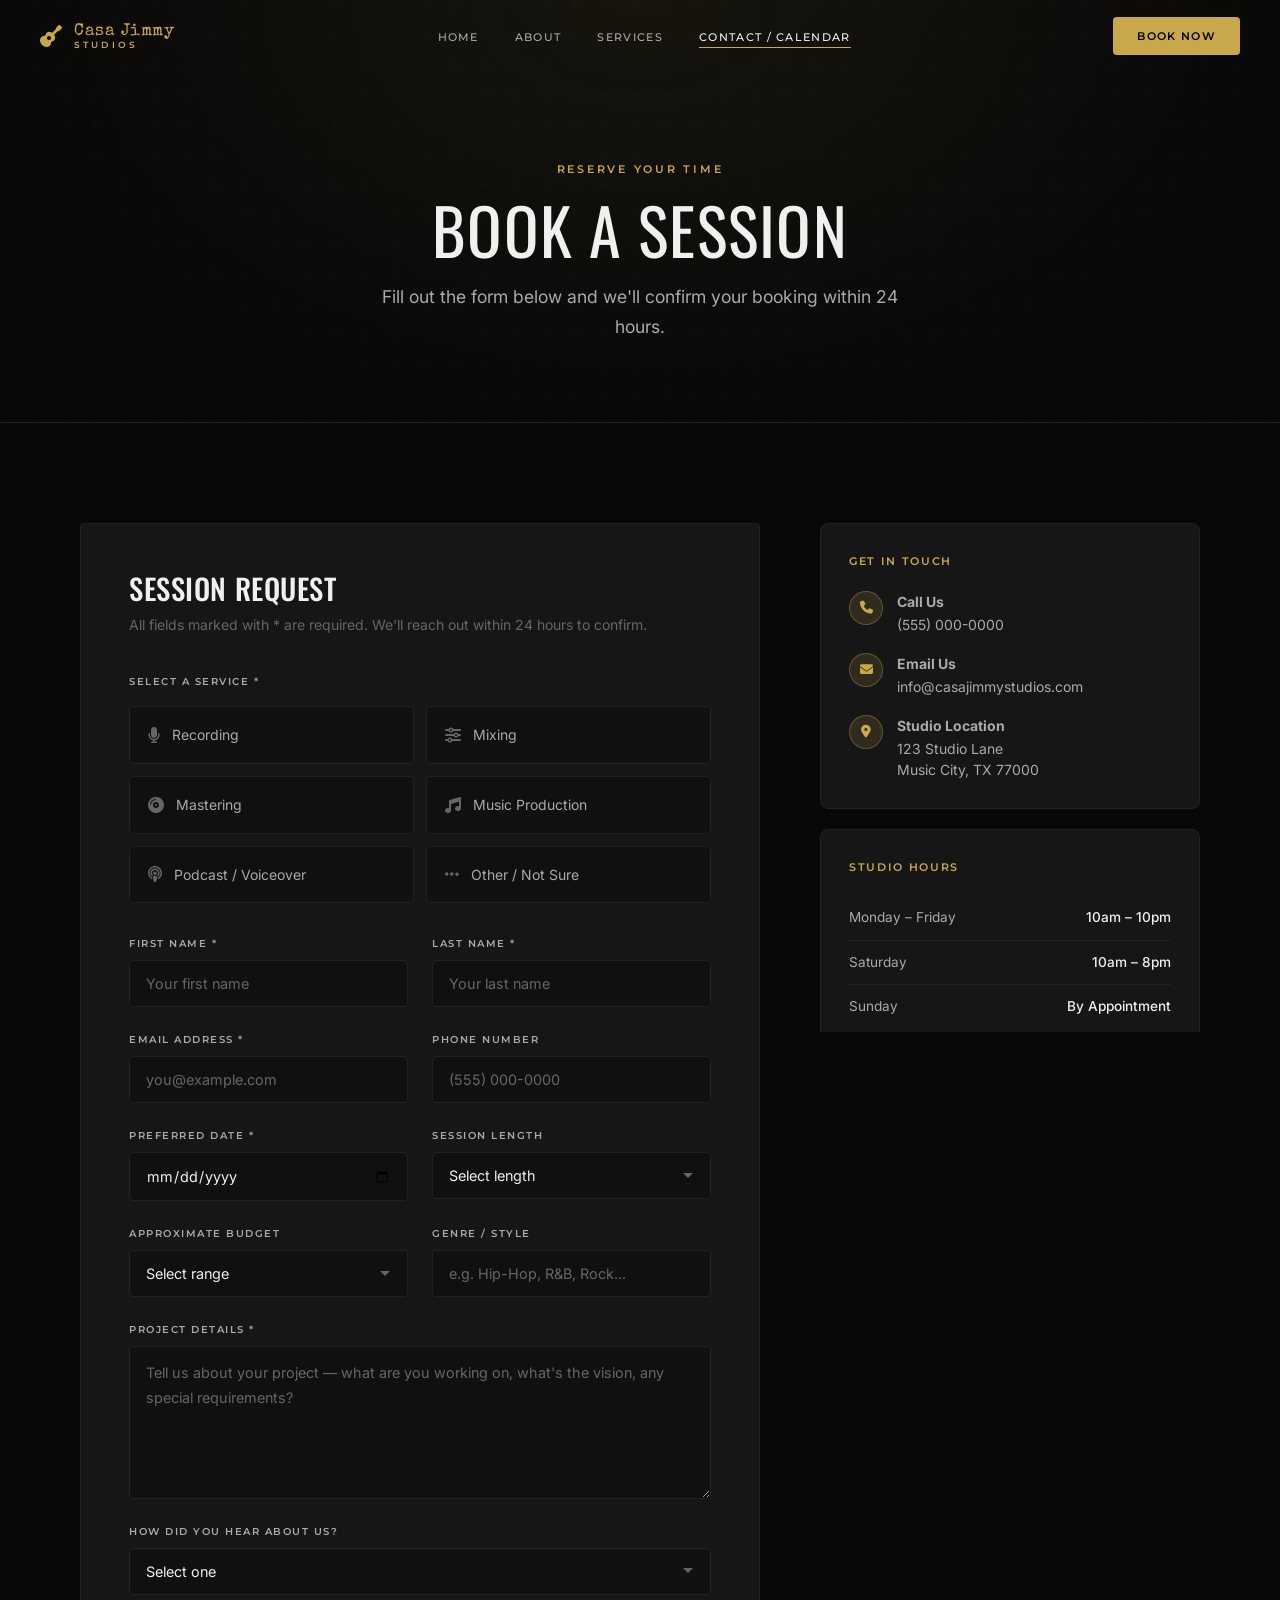
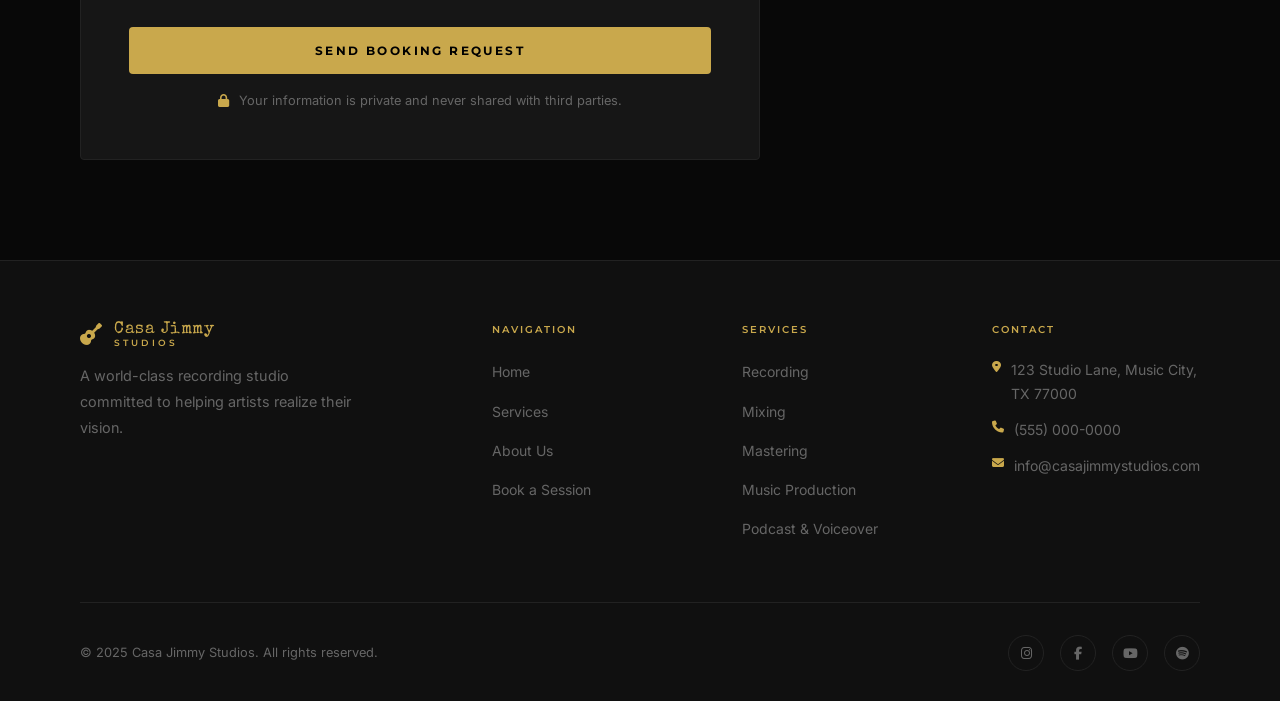
<file: booking.html>
<!DOCTYPE html>
<html lang="en">
<head>
  <meta charset="UTF-8" />
  <meta name="viewport" content="width=device-width, initial-scale=1.0" />
  <title>Book a Session — Casa Jimmy Studios</title>
  <meta name="description" content="Book your recording, mixing, mastering, or production session at Casa Jimmy Studios." />
  <link rel="stylesheet" href="css/style.css" />
  <link rel="stylesheet" href="https://cdnjs.cloudflare.com/ajax/libs/font-awesome/6.5.0/css/all.min.css" />
</head>
<body>

  <!-- ── NAVBAR ── -->
  <nav class="navbar" role="navigation">
    <a href="index.html" class="nav-logo">
      <i class="fa-solid fa-guitar nav-logo-icon"></i>
      <div class="nav-logo-text">
        <span class="nav-logo-name">Casa Jimmy</span>
        <span class="nav-logo-sub">Studios</span>
      </div>
    </a>
    <ul class="nav-links">
      <li><a href="index.html" class="nav-link">Home</a></li>
      <li><a href="about.html" class="nav-link">About</a></li>
      <li><a href="services.html" class="nav-link">Services</a></li>
      <li><a href="booking.html" class="nav-link active">Contact / Calendar</a></li>
    </ul>
    <a href="booking.html" class="nav-cta">Book Now</a>
    <button class="hamburger" aria-label="Toggle menu">
      <span></span><span></span><span></span>
    </button>
  </nav>
  <div class="mobile-nav">
    <a href="index.html" class="mobile-nav-link">Home</a>
    <a href="about.html" class="mobile-nav-link">About</a>
    <a href="services.html" class="mobile-nav-link">Services</a>
    <a href="booking.html" class="mobile-nav-link">Contact / Calendar</a>
    <a href="booking.html" class="mobile-nav-cta">Book Now</a>
  </div>


  <!-- ── PAGE HERO ── -->
  <div class="page-hero">
    <div class="container page-hero-content">
      <span class="section-label">Reserve Your Time</span>
      <h1>Book a Session</h1>
      <p>Fill out the form below and we'll confirm your booking within 24 hours.</p>
    </div>
  </div>


  <!-- ── BOOKING SECTION ── -->
  <section class="booking-form-section">
    <div class="container">
      <div class="booking-layout">

        <!-- ── FORM ── -->
        <div>
          <div class="booking-form" id="bookingFormWrapper">

            <!-- Success State (shown after submit) -->
            <div class="form-success">
              <div class="success-icon">
                <i class="fa-solid fa-check"></i>
              </div>
              <h2 class="success-title">Request Received!</h2>
              <p class="success-msg">
                Thank you for reaching out. We'll review your booking request and
                get back to you within 24 hours to confirm your session details.
              </p>
              <a href="index.html" class="btn btn-outline" style="margin-top: 28px;">
                Back to Home
              </a>
            </div>

            <!-- Form Content -->
            <div class="booking-form-inner">
              <h2 style="font-family: var(--font-display); font-size: 1.8rem; font-weight: 500; margin-bottom: 8px;">
                Session Request
              </h2>
              <p style="font-size: 0.875rem; color: var(--text-muted); margin-bottom: 36px;">
                All fields marked with * are required. We'll reach out within 24 hours to confirm.
              </p>

              <form id="bookingForm" novalidate>

                <!-- Service Selection -->
                <div style="margin-bottom: 32px;">
                  <div class="form-label" style="margin-bottom: 16px;">Select a Service *</div>
                  <div class="service-options">

                    <label class="service-option">
                      <input type="radio" name="service" value="recording" required />
                      <span class="service-option-label">
                        <i class="fa-solid fa-microphone"></i>
                        Recording
                      </span>
                    </label>

                    <label class="service-option">
                      <input type="radio" name="service" value="mixing" />
                      <span class="service-option-label">
                        <i class="fa-solid fa-sliders"></i>
                        Mixing
                      </span>
                    </label>

                    <label class="service-option">
                      <input type="radio" name="service" value="mastering" />
                      <span class="service-option-label">
                        <i class="fa-solid fa-compact-disc"></i>
                        Mastering
                      </span>
                    </label>

                    <label class="service-option">
                      <input type="radio" name="service" value="production" />
                      <span class="service-option-label">
                        <i class="fa-solid fa-music"></i>
                        Music Production
                      </span>
                    </label>

                    <label class="service-option">
                      <input type="radio" name="service" value="podcast" />
                      <span class="service-option-label">
                        <i class="fa-solid fa-podcast"></i>
                        Podcast / Voiceover
                      </span>
                    </label>

                    <label class="service-option">
                      <input type="radio" name="service" value="other" />
                      <span class="service-option-label">
                        <i class="fa-solid fa-ellipsis"></i>
                        Other / Not Sure
                      </span>
                    </label>

                  </div>
                </div>

                <!-- Contact Info -->
                <div class="form-grid">
                  <div class="form-group">
                    <label class="form-label" for="firstName">First Name *</label>
                    <input
                      class="form-input"
                      type="text"
                      id="firstName"
                      name="firstName"
                      placeholder="Your first name"
                      required
                    />
                  </div>

                  <div class="form-group">
                    <label class="form-label" for="lastName">Last Name *</label>
                    <input
                      class="form-input"
                      type="text"
                      id="lastName"
                      name="lastName"
                      placeholder="Your last name"
                      required
                    />
                  </div>

                  <div class="form-group">
                    <label class="form-label" for="email">Email Address *</label>
                    <input
                      class="form-input"
                      type="email"
                      id="email"
                      name="email"
                      placeholder="you@example.com"
                      required
                    />
                  </div>

                  <div class="form-group">
                    <label class="form-label" for="phone">Phone Number</label>
                    <input
                      class="form-input"
                      type="tel"
                      id="phone"
                      name="phone"
                      placeholder="(555) 000-0000"
                    />
                  </div>

                  <div class="form-group">
                    <label class="form-label" for="preferredDate">Preferred Date *</label>
                    <input
                      class="form-input"
                      type="date"
                      id="preferredDate"
                      name="preferredDate"
                      required
                    />
                  </div>

                  <div class="form-group">
                    <label class="form-label" for="sessionLength">Session Length</label>
                    <select class="form-select" id="sessionLength" name="sessionLength">
                      <option value="" disabled selected>Select length</option>
                      <option value="2">2 Hours</option>
                      <option value="4">4 Hours (Half Day)</option>
                      <option value="8">8 Hours (Full Day)</option>
                      <option value="multi">Multi-Day</option>
                      <option value="unsure">Not Sure</option>
                    </select>
                  </div>

                  <div class="form-group">
                    <label class="form-label" for="budget">Approximate Budget</label>
                    <select class="form-select" id="budget" name="budget">
                      <option value="" disabled selected>Select range</option>
                      <option value="under200">Under $200</option>
                      <option value="200-500">$200 – $500</option>
                      <option value="500-1000">$500 – $1,000</option>
                      <option value="1000-2500">$1,000 – $2,500</option>
                      <option value="2500+">$2,500+</option>
                      <option value="discuss">Let's Discuss</option>
                    </select>
                  </div>

                  <div class="form-group">
                    <label class="form-label" for="genre">Genre / Style</label>
                    <input
                      class="form-input"
                      type="text"
                      id="genre"
                      name="genre"
                      placeholder="e.g. Hip-Hop, R&B, Rock..."
                    />
                  </div>

                  <div class="form-group full-width">
                    <label class="form-label" for="projectDetails">Project Details *</label>
                    <textarea
                      class="form-textarea"
                      id="projectDetails"
                      name="projectDetails"
                      placeholder="Tell us about your project — what are you working on, what's the vision, any special requirements?"
                      rows="5"
                      required
                    ></textarea>
                  </div>

                  <div class="form-group full-width">
                    <label class="form-label" for="heardFrom">How did you hear about us?</label>
                    <select class="form-select" id="heardFrom" name="heardFrom">
                      <option value="" disabled selected>Select one</option>
                      <option value="instagram">Instagram</option>
                      <option value="facebook">Facebook</option>
                      <option value="google">Google Search</option>
                      <option value="referral">Friend / Artist Referral</option>
                      <option value="other">Other</option>
                    </select>
                  </div>
                </div>

                <!--
                  ════════════════════════════════════════════════════
                  FORM SUBMISSION SETUP
                  To actually send this form, connect it to one of:

                  Option A — Formspree (free tier available):
                    1. Sign up at https://formspree.io
                    2. Create a form and get your endpoint URL
                    3. In js/main.js, replace the setTimeout simulation
                       with: fetch('https://formspree.io/f/YOUR_ID', {...})

                  Option B — EmailJS (free tier available):
                    1. Sign up at https://emailjs.com
                    2. Add emailjs SDK and call emailjs.send(...)

                  Option C — Netlify Forms (if hosted on Netlify):
                    1. Add  data-netlify="true"  to the <form> tag
                    2. Netlify will automatically handle submissions

                  Option D — Custom backend:
                    POST to your own API endpoint
                  ════════════════════════════════════════════════════
                -->

                <button type="submit" class="form-submit">
                  Send Booking Request
                </button>

                <p style="text-align:center; margin-top: 16px; font-size: 0.8rem; color: var(--text-muted);">
                  <i class="fa-solid fa-lock" style="color:var(--accent); margin-right:6px;"></i>
                  Your information is private and never shared with third parties.
                </p>
              </form>
            </div>
          </div>
        </div>


        <!-- ── SIDEBAR ── -->
        <div class="booking-sidebar">

          <!-- Contact Info -->
          <div class="sidebar-card">
            <div class="sidebar-card-title">Get in Touch</div>

            <div class="sidebar-contact-item">
              <div class="sidebar-contact-icon">
                <i class="fa-solid fa-phone"></i>
              </div>
              <div>
                <strong style="display:block; font-size:0.875rem; margin-bottom:2px;">Call Us</strong>
                <!-- Update phone number -->
                <span>(555) 000-0000</span>
              </div>
            </div>

            <div class="sidebar-contact-item">
              <div class="sidebar-contact-icon">
                <i class="fa-solid fa-envelope"></i>
              </div>
              <div>
                <strong style="display:block; font-size:0.875rem; margin-bottom:2px;">Email Us</strong>
                <!-- Update email -->
                <span>info@casajimmystudios.com</span>
              </div>
            </div>

            <div class="sidebar-contact-item">
              <div class="sidebar-contact-icon">
                <i class="fa-solid fa-location-dot"></i>
              </div>
              <div>
                <strong style="display:block; font-size:0.875rem; margin-bottom:2px;">Studio Location</strong>
                <!-- Update address -->
                <span>123 Studio Lane<br>Music City, TX 77000</span>
              </div>
            </div>
          </div>

          <!-- Hours -->
          <div class="sidebar-card">
            <div class="sidebar-card-title">Studio Hours</div>
            <div>
              <div class="sidebar-hours-item">
                <span class="sidebar-hours-day">Monday – Friday</span>
                <span class="sidebar-hours-time">10am – 10pm</span>
              </div>
              <div class="sidebar-hours-item">
                <span class="sidebar-hours-day">Saturday</span>
                <span class="sidebar-hours-time">10am – 8pm</span>
              </div>
              <div class="sidebar-hours-item">
                <span class="sidebar-hours-day">Sunday</span>
                <span class="sidebar-hours-time">By Appointment</span>
              </div>
            </div>
          </div>

          <!-- Booking Process -->
          <div class="sidebar-card">
            <div class="sidebar-card-title">How It Works</div>
            <div class="sidebar-process-list">
              <div class="sidebar-process-item">
                <div class="process-num">1</div>
                <div class="process-text">
                  <h5>Submit Your Request</h5>
                  <p>Fill out the form with your project details and preferred dates.</p>
                </div>
              </div>
              <div class="sidebar-process-item">
                <div class="process-num">2</div>
                <div class="process-text">
                  <h5>We Confirm</h5>
                  <p>Our team reviews your request and confirms availability within 24 hours.</p>
                </div>
              </div>
              <div class="sidebar-process-item">
                <div class="process-num">3</div>
                <div class="process-text">
                  <h5>Deposit &amp; Schedule</h5>
                  <p>A deposit secures your session date on the studio calendar.</p>
                </div>
              </div>
              <div class="sidebar-process-item">
                <div class="process-num">4</div>
                <div class="process-text">
                  <h5>Come Record</h5>
                  <p>Show up ready to create — we'll handle everything else.</p>
                </div>
              </div>
            </div>
          </div>

        </div>
        <!-- end sidebar -->

      </div>
    </div>
  </section>


  <!-- ── FOOTER ── -->
  <footer>
    <div class="container">
      <div class="footer-grid">
        <div class="footer-brand">
          <a href="index.html" class="nav-logo">
            <i class="fa-solid fa-guitar nav-logo-icon"></i>
            <div class="nav-logo-text">
              <span class="nav-logo-name">Casa Jimmy</span>
              <span class="nav-logo-sub">Studios</span>
            </div>
          </a>
          <p>A world-class recording studio committed to helping artists realize their vision.</p>
        </div>
        <div>
          <div class="footer-heading">Navigation</div>
          <ul class="footer-links">
            <li><a href="index.html">Home</a></li>
            <li><a href="services.html">Services</a></li>
            <li><a href="about.html">About Us</a></li>
            <li><a href="booking.html">Book a Session</a></li>
          </ul>
        </div>
        <div>
          <div class="footer-heading">Services</div>
          <ul class="footer-links">
            <li><a href="services.html">Recording</a></li>
            <li><a href="services.html">Mixing</a></li>
            <li><a href="services.html">Mastering</a></li>
            <li><a href="services.html">Music Production</a></li>
            <li><a href="services.html">Podcast &amp; Voiceover</a></li>
          </ul>
        </div>
        <div>
          <div class="footer-heading">Contact</div>
          <ul class="footer-contact">
            <li><i class="fa-solid fa-location-dot"></i>123 Studio Lane, Music City, TX 77000</li>
            <li><i class="fa-solid fa-phone"></i>(555) 000-0000</li>
            <li><i class="fa-solid fa-envelope"></i>info@casajimmystudios.com</li>
          </ul>
        </div>
      </div>
      <div class="footer-bottom">
        <p class="footer-copy">&copy; 2025 Casa Jimmy Studios. All rights reserved.</p>
        <div class="footer-socials">
          <a href="#" aria-label="Instagram"><i class="fa-brands fa-instagram"></i></a>
          <a href="#" aria-label="Facebook"><i class="fa-brands fa-facebook-f"></i></a>
          <a href="#" aria-label="YouTube"><i class="fa-brands fa-youtube"></i></a>
          <a href="#" aria-label="Spotify"><i class="fa-brands fa-spotify"></i></a>
        </div>
      </div>
    </div>
  </footer>

  <script src="js/main.js"></script>
</body>
</html>
</file>
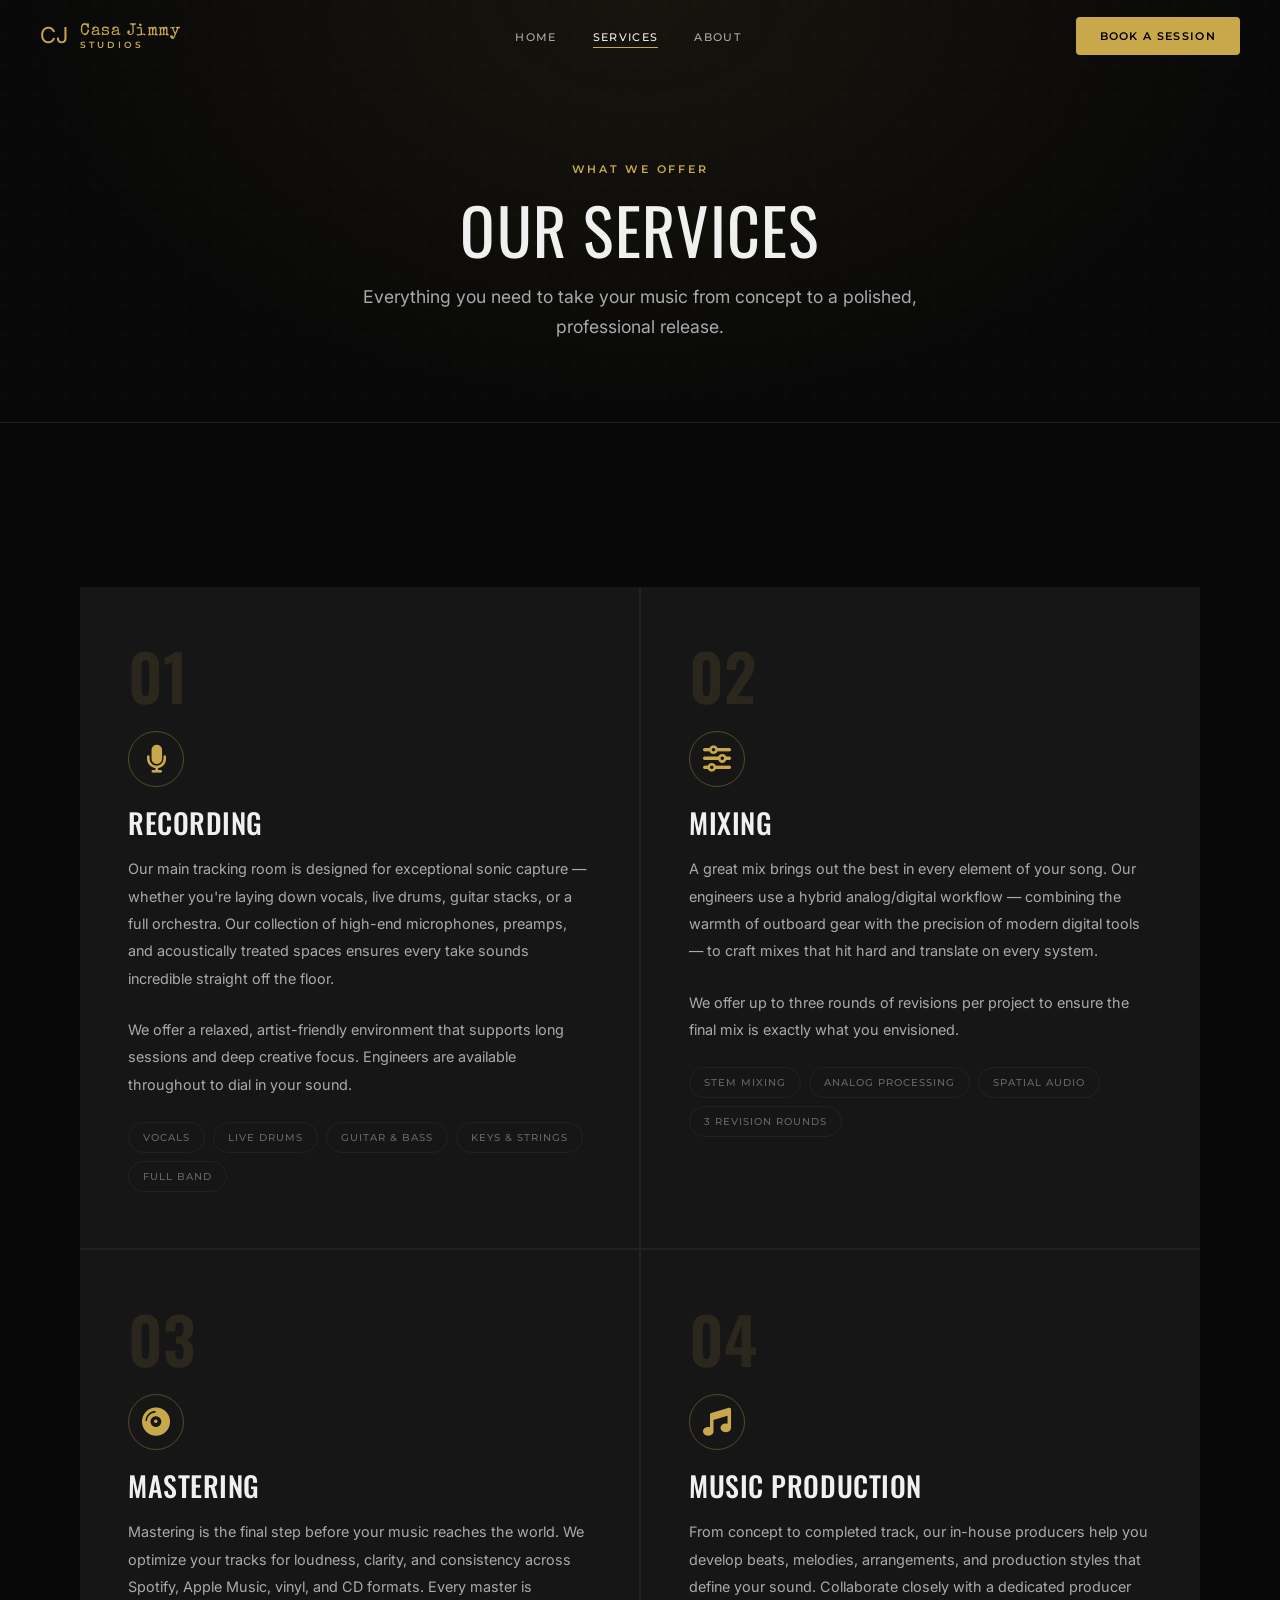
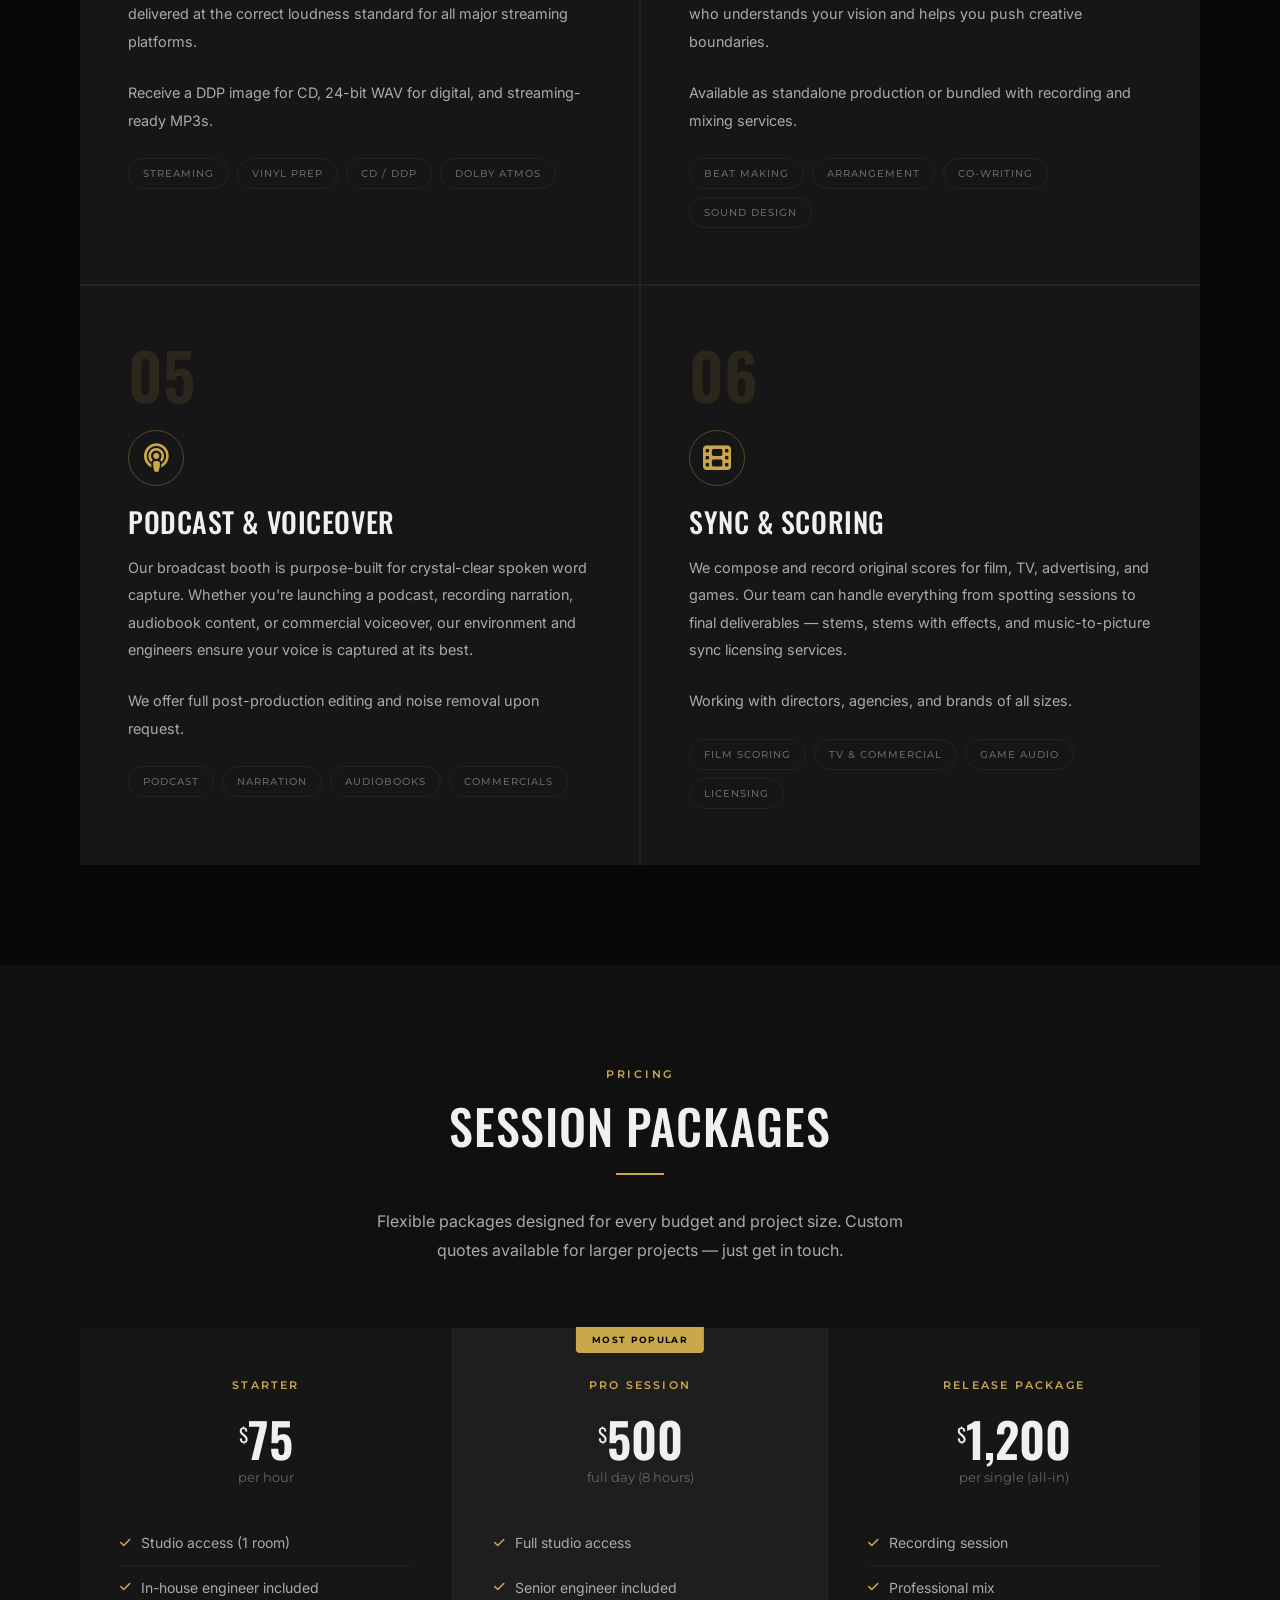
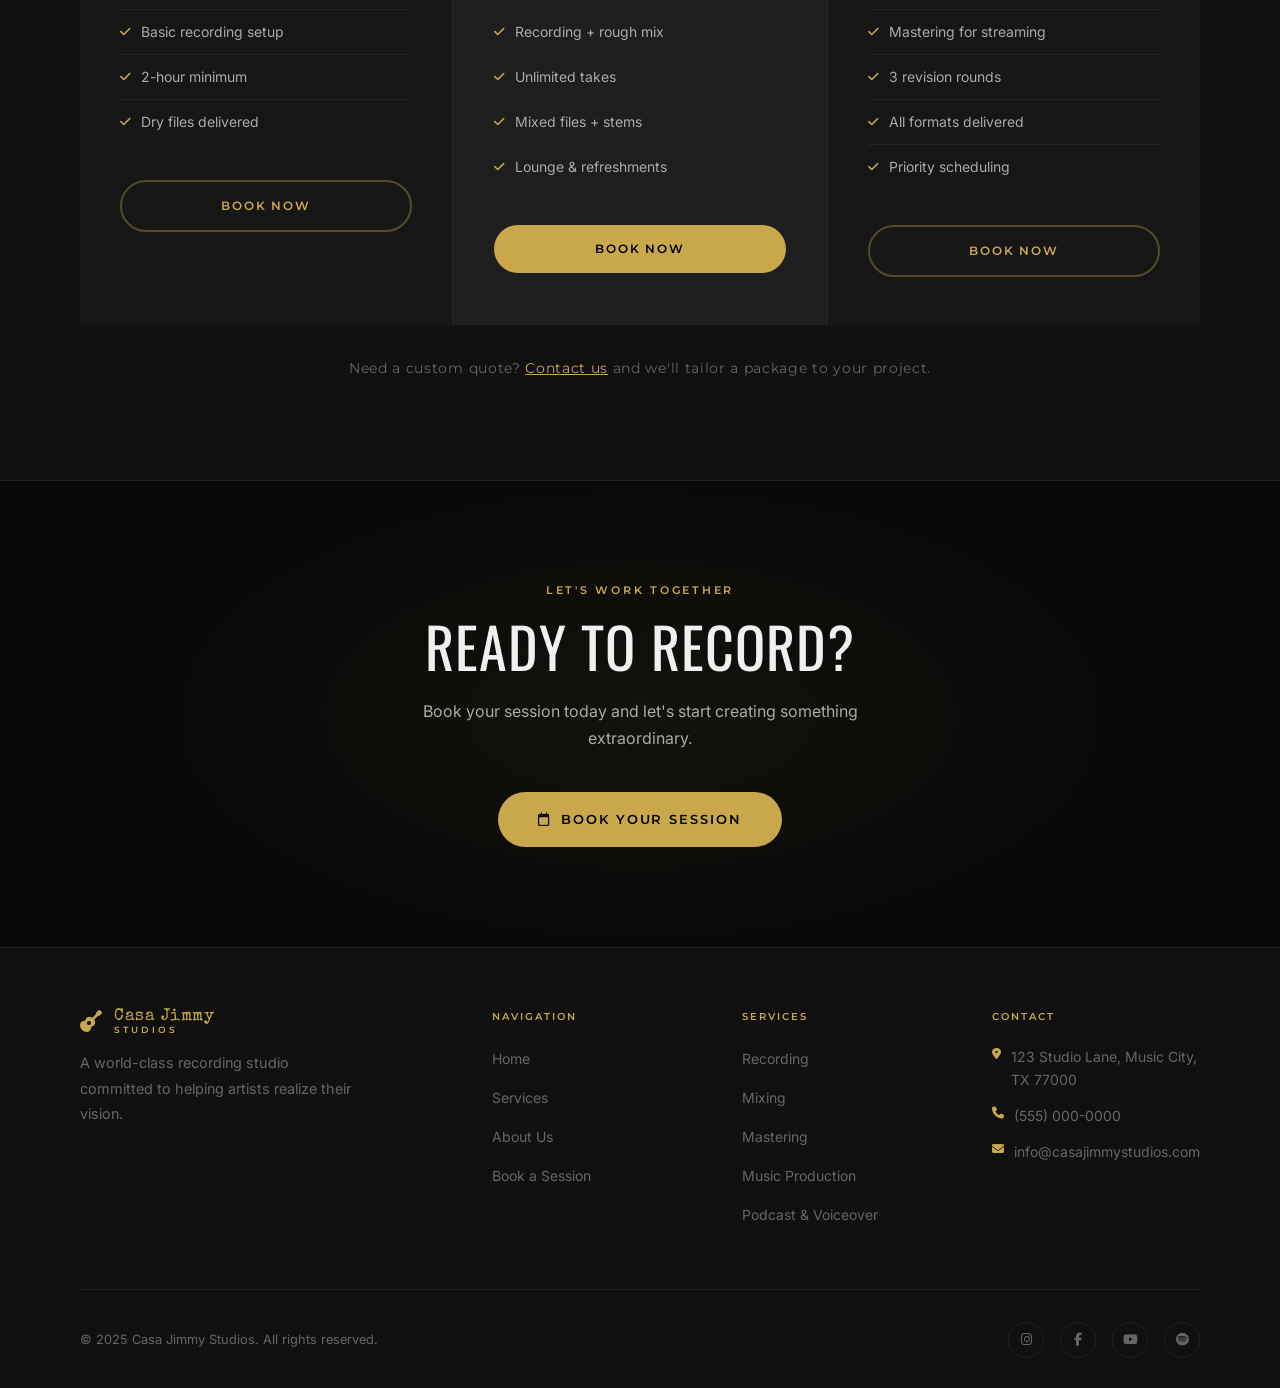
<file: services.html>
<!DOCTYPE html>
<html lang="en">
<head>
  <meta charset="UTF-8" />
  <meta name="viewport" content="width=device-width, initial-scale=1.0" />
  <title>Services — Casa Jimmy Studios</title>
  <meta name="description" content="Professional recording, mixing, mastering, music production, podcast, and sync scoring services at Casa Jimmy Studios." />
  <link rel="stylesheet" href="css/style.css" />
  <link rel="stylesheet" href="https://cdnjs.cloudflare.com/ajax/libs/font-awesome/6.5.0/css/all.min.css" />
</head>
<body>

  <!-- ── NAVBAR ── -->
  <nav class="navbar" role="navigation">
    <a href="index.html" class="nav-logo">
      <div class="nav-logo-icon">CJ</div>
      <div class="nav-logo-text">
        <span class="nav-logo-name">Casa Jimmy</span>
        <span class="nav-logo-sub">Studios</span>
      </div>
    </a>
    <ul class="nav-links">
      <li><a href="index.html" class="nav-link">Home</a></li>
      <li><a href="services.html" class="nav-link">Services</a></li>
      <li><a href="about.html" class="nav-link">About</a></li>
    </ul>
    <a href="booking.html" class="nav-cta">Book a Session</a>
    <button class="hamburger" aria-label="Toggle menu">
      <span></span><span></span><span></span>
    </button>
  </nav>
  <div class="mobile-nav">
    <a href="index.html" class="mobile-nav-link">Home</a>
    <a href="services.html" class="mobile-nav-link">Services</a>
    <a href="about.html" class="mobile-nav-link">About</a>
    <a href="booking.html" class="mobile-nav-cta">Book a Session</a>
  </div>


  <!-- ── PAGE HERO ── -->
  <div class="page-hero">
    <div class="container page-hero-content">
      <span class="section-label">What We Offer</span>
      <h1>Our Services</h1>
      <p>Everything you need to take your music from concept to a polished, professional release.</p>
    </div>
  </div>


  <!-- ── SERVICES FULL ── -->
  <section class="services-full">
    <div class="container">
      <div class="services-full-grid">

        <div class="service-full-card fade-up">
          <div class="service-num">01</div>
          <div class="service-icon"><i class="fa-solid fa-microphone"></i></div>
          <h3>Recording</h3>
          <p>
            Our main tracking room is designed for exceptional sonic capture — whether you're laying
            down vocals, live drums, guitar stacks, or a full orchestra. Our collection of high-end
            microphones, preamps, and acoustically treated spaces ensures every take sounds incredible
            straight off the floor.
          </p>
          <p>
            We offer a relaxed, artist-friendly environment that supports long sessions and deep
            creative focus. Engineers are available throughout to dial in your sound.
          </p>
          <div class="service-tags">
            <span class="service-tag">Vocals</span>
            <span class="service-tag">Live Drums</span>
            <span class="service-tag">Guitar &amp; Bass</span>
            <span class="service-tag">Keys &amp; Strings</span>
            <span class="service-tag">Full Band</span>
          </div>
        </div>

        <div class="service-full-card fade-up">
          <div class="service-num">02</div>
          <div class="service-icon"><i class="fa-solid fa-sliders"></i></div>
          <h3>Mixing</h3>
          <p>
            A great mix brings out the best in every element of your song. Our engineers use a
            hybrid analog/digital workflow — combining the warmth of outboard gear with the
            precision of modern digital tools — to craft mixes that hit hard and translate
            on every system.
          </p>
          <p>
            We offer up to three rounds of revisions per project to ensure the final mix
            is exactly what you envisioned.
          </p>
          <div class="service-tags">
            <span class="service-tag">Stem Mixing</span>
            <span class="service-tag">Analog Processing</span>
            <span class="service-tag">Spatial Audio</span>
            <span class="service-tag">3 Revision Rounds</span>
          </div>
        </div>

        <div class="service-full-card fade-up">
          <div class="service-num">03</div>
          <div class="service-icon"><i class="fa-solid fa-compact-disc"></i></div>
          <h3>Mastering</h3>
          <p>
            Mastering is the final step before your music reaches the world. We optimize your
            tracks for loudness, clarity, and consistency across Spotify, Apple Music, vinyl,
            and CD formats. Every master is delivered at the correct loudness standard for
            all major streaming platforms.
          </p>
          <p>
            Receive a DDP image for CD, 24-bit WAV for digital, and streaming-ready MP3s.
          </p>
          <div class="service-tags">
            <span class="service-tag">Streaming</span>
            <span class="service-tag">Vinyl Prep</span>
            <span class="service-tag">CD / DDP</span>
            <span class="service-tag">Dolby Atmos</span>
          </div>
        </div>

        <div class="service-full-card fade-up">
          <div class="service-num">04</div>
          <div class="service-icon"><i class="fa-solid fa-music"></i></div>
          <h3>Music Production</h3>
          <p>
            From concept to completed track, our in-house producers help you develop beats,
            melodies, arrangements, and production styles that define your sound. Collaborate
            closely with a dedicated producer who understands your vision and helps you push
            creative boundaries.
          </p>
          <p>
            Available as standalone production or bundled with recording and mixing services.
          </p>
          <div class="service-tags">
            <span class="service-tag">Beat Making</span>
            <span class="service-tag">Arrangement</span>
            <span class="service-tag">Co-Writing</span>
            <span class="service-tag">Sound Design</span>
          </div>
        </div>

        <div class="service-full-card fade-up">
          <div class="service-num">05</div>
          <div class="service-icon"><i class="fa-solid fa-podcast"></i></div>
          <h3>Podcast &amp; Voiceover</h3>
          <p>
            Our broadcast booth is purpose-built for crystal-clear spoken word capture. Whether
            you're launching a podcast, recording narration, audiobook content, or commercial
            voiceover, our environment and engineers ensure your voice is captured at its best.
          </p>
          <p>
            We offer full post-production editing and noise removal upon request.
          </p>
          <div class="service-tags">
            <span class="service-tag">Podcast</span>
            <span class="service-tag">Narration</span>
            <span class="service-tag">Audiobooks</span>
            <span class="service-tag">Commercials</span>
          </div>
        </div>

        <div class="service-full-card fade-up">
          <div class="service-num">06</div>
          <div class="service-icon"><i class="fa-solid fa-film"></i></div>
          <h3>Sync &amp; Scoring</h3>
          <p>
            We compose and record original scores for film, TV, advertising, and games.
            Our team can handle everything from spotting sessions to final deliverables —
            stems, stems with effects, and music-to-picture sync licensing services.
          </p>
          <p>
            Working with directors, agencies, and brands of all sizes.
          </p>
          <div class="service-tags">
            <span class="service-tag">Film Scoring</span>
            <span class="service-tag">TV &amp; Commercial</span>
            <span class="service-tag">Game Audio</span>
            <span class="service-tag">Licensing</span>
          </div>
        </div>

      </div>
    </div>
  </section>


  <!-- ── PACKAGES ── -->
  <section class="packages-section">
    <div class="container">
      <div class="text-center">
        <span class="section-label">Pricing</span>
        <h2 class="section-title">Session Packages</h2>
        <div class="divider"></div>
        <p class="section-subtitle">
          Flexible packages designed for every budget and project size.
          Custom quotes available for larger projects — just get in touch.
        </p>
      </div>

      <div class="packages-grid">

        <div class="package-card fade-up">
          <div class="package-name">Starter</div>
          <div class="package-price"><span>$</span>75</div>
          <div class="package-duration">per hour</div>
          <ul class="package-features">
            <li><i class="fa-solid fa-check"></i> Studio access (1 room)</li>
            <li><i class="fa-solid fa-check"></i> In-house engineer included</li>
            <li><i class="fa-solid fa-check"></i> Basic recording setup</li>
            <li><i class="fa-solid fa-check"></i> 2-hour minimum</li>
            <li><i class="fa-solid fa-check"></i> Dry files delivered</li>
          </ul>
          <a href="booking.html" class="btn btn-outline" style="width:100%; justify-content:center;">Book Now</a>
        </div>

        <div class="package-card featured fade-up">
          <div class="package-badge">Most Popular</div>
          <div class="package-name">Pro Session</div>
          <div class="package-price"><span>$</span>500</div>
          <div class="package-duration">full day (8 hours)</div>
          <ul class="package-features">
            <li><i class="fa-solid fa-check"></i> Full studio access</li>
            <li><i class="fa-solid fa-check"></i> Senior engineer included</li>
            <li><i class="fa-solid fa-check"></i> Recording + rough mix</li>
            <li><i class="fa-solid fa-check"></i> Unlimited takes</li>
            <li><i class="fa-solid fa-check"></i> Mixed files + stems</li>
            <li><i class="fa-solid fa-check"></i> Lounge &amp; refreshments</li>
          </ul>
          <a href="booking.html" class="btn btn-primary" style="width:100%; justify-content:center;">Book Now</a>
        </div>

        <div class="package-card fade-up">
          <div class="package-name">Release Package</div>
          <div class="package-price"><span>$</span>1,200</div>
          <div class="package-duration">per single (all-in)</div>
          <ul class="package-features">
            <li><i class="fa-solid fa-check"></i> Recording session</li>
            <li><i class="fa-solid fa-check"></i> Professional mix</li>
            <li><i class="fa-solid fa-check"></i> Mastering for streaming</li>
            <li><i class="fa-solid fa-check"></i> 3 revision rounds</li>
            <li><i class="fa-solid fa-check"></i> All formats delivered</li>
            <li><i class="fa-solid fa-check"></i> Priority scheduling</li>
          </ul>
          <a href="booking.html" class="btn btn-outline" style="width:100%; justify-content:center;">Book Now</a>
        </div>

      </div>

      <p style="text-align:center; margin-top:32px; color:var(--text-muted); font-size:0.85rem; font-family:var(--font-heading); letter-spacing:0.05em;">
        Need a custom quote? <a href="booking.html" style="color:var(--accent); text-decoration:underline;">Contact us</a> and we'll tailor a package to your project.
      </p>
    </div>
  </section>


  <!-- ── CTA BANNER ── -->
  <section class="cta-banner">
    <div class="container">
      <div class="cta-banner-content fade-up">
        <span class="section-label">Let's Work Together</span>
        <h2>Ready to Record?</h2>
        <p>Book your session today and let's start creating something extraordinary.</p>
        <a href="booking.html" class="btn btn-primary" style="font-size:13px; padding:16px 40px;">
          <i class="fa-regular fa-calendar"></i> Book Your Session
        </a>
      </div>
    </div>
  </section>


  <!-- ── FOOTER ── -->
  <footer>
    <div class="container">
      <div class="footer-grid">
        <div class="footer-brand">
          <a href="index.html" class="nav-logo">
            <i class="fa-solid fa-guitar nav-logo-icon"></i>
            <div class="nav-logo-text">
              <span class="nav-logo-name">Casa Jimmy</span>
              <span class="nav-logo-sub">Studios</span>
            </div>
          </a>
          <p>A world-class recording studio committed to helping artists realize their vision.</p>
        </div>
        <div>
          <div class="footer-heading">Navigation</div>
          <ul class="footer-links">
            <li><a href="index.html">Home</a></li>
            <li><a href="services.html">Services</a></li>
            <li><a href="about.html">About Us</a></li>
            <li><a href="booking.html">Book a Session</a></li>
          </ul>
        </div>
        <div>
          <div class="footer-heading">Services</div>
          <ul class="footer-links">
            <li><a href="services.html">Recording</a></li>
            <li><a href="services.html">Mixing</a></li>
            <li><a href="services.html">Mastering</a></li>
            <li><a href="services.html">Music Production</a></li>
            <li><a href="services.html">Podcast &amp; Voiceover</a></li>
          </ul>
        </div>
        <div>
          <div class="footer-heading">Contact</div>
          <ul class="footer-contact">
            <li><i class="fa-solid fa-location-dot"></i>123 Studio Lane, Music City, TX 77000</li>
            <li><i class="fa-solid fa-phone"></i>(555) 000-0000</li>
            <li><i class="fa-solid fa-envelope"></i>info@casajimmystudios.com</li>
          </ul>
        </div>
      </div>
      <div class="footer-bottom">
        <p class="footer-copy">&copy; 2025 Casa Jimmy Studios. All rights reserved.</p>
        <div class="footer-socials">
          <a href="#" aria-label="Instagram"><i class="fa-brands fa-instagram"></i></a>
          <a href="#" aria-label="Facebook"><i class="fa-brands fa-facebook-f"></i></a>
          <a href="#" aria-label="YouTube"><i class="fa-brands fa-youtube"></i></a>
          <a href="#" aria-label="Spotify"><i class="fa-brands fa-spotify"></i></a>
        </div>
      </div>
    </div>
  </footer>

  <script src="js/main.js"></script>
</body>
</html>
</file>
<file: css/style.css>
@import url('https://fonts.googleapis.com/css2?family=Oswald:wght@400;500;600;700&family=Special+Elite&family=Montserrat:wght@300;400;500;600;700&family=Inter:wght@300;400;500&display=swap');

/* ===========================
   CSS VARIABLES
=========================== */
:root {
  --bg-primary: #080808;
  --bg-secondary: #101010;
  --bg-card: #161616;
  --bg-card-hover: #1e1e1e;
  --accent: #c9a84c;
  --accent-light: #e0c06a;
  --accent-dim: rgba(201, 168, 76, 0.15);
  --accent-border: rgba(201, 168, 76, 0.35);
  --text-primary: #f0f0f0;
  --text-secondary: #aaaaaa;
  --text-muted: #666666;
  --border: #222222;
  --font-display: 'Oswald', sans-serif;
  --font-brand: 'Special Elite', cursive;
  --font-heading: 'Montserrat', sans-serif;
  --font-body: 'Inter', sans-serif;
  --transition: all 0.3s ease;
  --radius: 4px;
  --shadow: 0 8px 32px rgba(0, 0, 0, 0.5);
  --shadow-gold: 0 4px 24px rgba(201, 168, 76, 0.15);
}

/* ===========================
   RESET & BASE
=========================== */
*, *::before, *::after {
  margin: 0;
  padding: 0;
  box-sizing: border-box;
}

html { scroll-behavior: smooth; }

body {
  background-color: var(--bg-primary);
  color: var(--text-primary);
  font-family: var(--font-body);
  font-size: 16px;
  line-height: 1.7;
  overflow-x: hidden;
}

img { max-width: 100%; height: auto; display: block; }

a { color: inherit; text-decoration: none; }

ul { list-style: none; }

input, textarea, select, button {
  font-family: inherit;
  font-size: inherit;
  border: none;
  outline: none;
  background: none;
}

/* ===========================
   TYPOGRAPHY
=========================== */
h1, h2, h3, h4, h5 {
  font-family: var(--font-display);
  font-weight: 600;
  line-height: 1.15;
  color: var(--text-primary);
  text-transform: uppercase;
  letter-spacing: 0.02em;
}

.section-label {
  font-family: var(--font-heading);
  font-size: 11px;
  font-weight: 600;
  letter-spacing: 0.25em;
  text-transform: uppercase;
  color: var(--accent);
  margin-bottom: 14px;
  display: block;
}

.section-title {
  font-family: var(--font-display);
  font-size: clamp(2rem, 4vw, 3rem);
  font-weight: 500;
  color: var(--text-primary);
  margin-bottom: 20px;
}

.section-subtitle {
  font-size: 1rem;
  color: var(--text-secondary);
  max-width: 560px;
  line-height: 1.8;
}

/* ===========================
   LAYOUT
=========================== */
.container {
  max-width: 1200px;
  margin: 0 auto;
  padding: 0 40px;
}

section { padding: 100px 0; }

.text-center {
  text-align: center;
}

.text-center .section-subtitle {
  margin: 0 auto;
}

.divider {
  width: 48px;
  height: 2px;
  background: var(--accent);
  margin-bottom: 32px;
}

.text-center .divider {
  margin: 0 auto 32px;
}

/* ===========================
   BUTTONS
=========================== */
.btn {
  display: inline-flex;
  align-items: center;
  gap: 10px;
  padding: 14px 32px;
  font-family: var(--font-heading);
  font-size: 12px;
  font-weight: 600;
  letter-spacing: 0.15em;
  text-transform: uppercase;
  cursor: pointer;
  transition: var(--transition);
  border-radius: 50px;
}

.btn-primary {
  background: var(--accent);
  color: #000;
}

.btn-primary:hover {
  background: var(--accent-light);
  transform: translateY(-2px);
  box-shadow: var(--shadow-gold);
}

.btn-outline {
  border: 2px solid var(--accent-border);
  color: var(--accent);
}

.btn-outline:hover {
  border-color: var(--accent);
  background: var(--accent-dim);
  transform: translateY(-2px);
}

.btn-ghost {
  border: 1px solid rgba(255,255,255,0.15);
  color: var(--text-primary);
}

.btn-ghost:hover {
  border-color: rgba(255,255,255,0.4);
  background: rgba(255,255,255,0.05);
}

/* ===========================
   NAVIGATION
=========================== */
.navbar {
  position: fixed;
  top: 0;
  left: 0;
  right: 0;
  z-index: 1000;
  padding: 0 40px;
  height: 72px;
  display: flex;
  align-items: center;
  justify-content: space-between;
  transition: var(--transition);
  background: transparent;
}

.navbar.scrolled {
  background: rgba(8, 8, 8, 0.95);
  backdrop-filter: blur(12px);
  border-bottom: 1px solid var(--border);
}

.nav-logo {
  display: flex;
  align-items: center;
  gap: 12px;
  text-decoration: none;
}

.nav-logo-icon {
  font-size: 22px;
  color: var(--accent);
}

.nav-logo-text {
  display: flex;
  flex-direction: column;
  line-height: 1;
}

.nav-logo-name {
  font-family: var(--font-brand);
  font-size: 17px;
  color: var(--accent);
  letter-spacing: 0.04em;
}

.nav-logo-sub {
  font-family: var(--font-heading);
  font-size: 9px;
  font-weight: 600;
  letter-spacing: 0.35em;
  text-transform: uppercase;
  color: var(--accent);
}

.nav-links {
  display: flex;
  align-items: center;
  gap: 36px;
}

.nav-link {
  font-family: var(--font-heading);
  font-size: 11px;
  font-weight: 500;
  letter-spacing: 0.12em;
  text-transform: uppercase;
  color: var(--text-secondary);
  transition: var(--transition);
  position: relative;
  padding-bottom: 4px;
}

.nav-link::after {
  content: '';
  position: absolute;
  bottom: 0;
  left: 0;
  width: 0;
  height: 1px;
  background: var(--accent);
  transition: width 0.3s ease;
}

.nav-link:hover,
.nav-link.active {
  color: var(--text-primary);
}

.nav-link:hover::after,
.nav-link.active::after {
  width: 100%;
}

.nav-cta {
  font-family: var(--font-heading);
  font-size: 11px;
  font-weight: 600;
  letter-spacing: 0.12em;
  text-transform: uppercase;
  padding: 10px 24px;
  background: var(--accent);
  color: #000;
  border-radius: var(--radius);
  transition: var(--transition);
}

.nav-cta:hover {
  background: var(--accent-light);
  transform: translateY(-1px);
  box-shadow: var(--shadow-gold);
}

.hamburger {
  display: none;
  flex-direction: column;
  gap: 5px;
  cursor: pointer;
  padding: 4px;
  background: none;
  border: none;
}

.hamburger span {
  display: block;
  width: 24px;
  height: 2px;
  background: var(--text-primary);
  transition: var(--transition);
}

.hamburger.open span:nth-child(1) {
  transform: translateY(7px) rotate(45deg);
}

.hamburger.open span:nth-child(2) {
  opacity: 0;
}

.hamburger.open span:nth-child(3) {
  transform: translateY(-7px) rotate(-45deg);
}

/* Mobile Nav */
.mobile-nav {
  display: none;
  position: fixed;
  top: 72px;
  left: 0;
  right: 0;
  background: rgba(8,8,8,0.98);
  backdrop-filter: blur(12px);
  border-bottom: 1px solid var(--border);
  padding: 24px 40px;
  z-index: 999;
  flex-direction: column;
  gap: 8px;
}

.mobile-nav.open {
  display: flex;
}

.mobile-nav-link {
  font-family: var(--font-heading);
  font-size: 13px;
  font-weight: 500;
  letter-spacing: 0.1em;
  text-transform: uppercase;
  color: var(--text-secondary);
  padding: 12px 0;
  border-bottom: 1px solid var(--border);
  transition: var(--transition);
}

.mobile-nav-link:hover { color: var(--accent); }

.mobile-nav-cta {
  margin-top: 8px;
  text-align: center;
  padding: 14px;
  background: var(--accent);
  color: #000;
  font-family: var(--font-heading);
  font-size: 12px;
  font-weight: 600;
  letter-spacing: 0.12em;
  text-transform: uppercase;
  border-radius: var(--radius);
}

/* ===========================
   PAGE HERO (inner pages)
=========================== */
.page-hero {
  padding: 160px 0 80px;
  background: radial-gradient(ellipse at 50% 0%, rgba(201,168,76,0.08) 0%, transparent 70%), var(--bg-primary);
  border-bottom: 1px solid var(--border);
  text-align: center;
  position: relative;
  overflow: hidden;
}

.page-hero::before {
  content: '';
  position: absolute;
  inset: 0;
  background: url("data:image/svg+xml,%3Csvg width='60' height='60' viewBox='0 0 60 60' xmlns='http://www.w3.org/2000/svg'%3E%3Cg fill='none' fill-rule='evenodd'%3E%3Cg fill='%23c9a84c' fill-opacity='0.03'%3E%3Cpath d='M36 34v-4h-2v4h-4v2h4v4h2v-4h4v-2h-4zm0-30V0h-2v4h-4v2h4v4h2V6h4V4h-4zM6 34v-4H4v4H0v2h4v4h2v-4h4v-2H6zM6 4V0H4v4H0v2h4v4h2V6h4V4H6z'/%3E%3C/g%3E%3C/g%3E%3C/svg%3E");
  opacity: 0.5;
}

.page-hero-content { position: relative; z-index: 1; }

.page-hero h1 {
  font-size: clamp(2.5rem, 5vw, 4rem);
  font-weight: 400;
  margin-bottom: 16px;
}

.page-hero p {
  font-size: 1.1rem;
  color: var(--text-secondary);
  max-width: 560px;
  margin: 0 auto;
}

/* ===========================
   FOOTER
=========================== */
footer {
  background: var(--bg-secondary);
  border-top: 1px solid var(--border);
  padding: 60px 0 30px;
}

.footer-grid {
  display: grid;
  grid-template-columns: 1.8fr 1fr 1fr 1fr;
  gap: 48px;
  padding-bottom: 48px;
  border-bottom: 1px solid var(--border);
  margin-bottom: 32px;
}

.footer-brand p {
  font-size: 0.9rem;
  color: var(--text-muted);
  margin-top: 16px;
  max-width: 280px;
  line-height: 1.8;
}

.footer-heading {
  font-family: var(--font-heading);
  font-size: 10px;
  font-weight: 600;
  letter-spacing: 0.2em;
  text-transform: uppercase;
  color: var(--accent);
  margin-bottom: 20px;
}

.footer-links li { margin-bottom: 12px; }

.footer-links a {
  font-size: 0.875rem;
  color: var(--text-muted);
  transition: var(--transition);
}

.footer-links a:hover { color: var(--text-secondary); }

.footer-contact li {
  font-size: 0.875rem;
  color: var(--text-muted);
  margin-bottom: 12px;
  display: flex;
  align-items: flex-start;
  gap: 10px;
}

.footer-contact li i {
  color: var(--accent);
  margin-top: 3px;
  font-size: 12px;
  flex-shrink: 0;
}

.footer-bottom {
  display: flex;
  justify-content: space-between;
  align-items: center;
}

.footer-copy {
  font-size: 0.8rem;
  color: var(--text-muted);
}

.footer-socials {
  display: flex;
  gap: 16px;
}

.footer-socials a {
  width: 36px;
  height: 36px;
  border: 1px solid var(--border);
  border-radius: 50%;
  display: flex;
  align-items: center;
  justify-content: center;
  color: var(--text-muted);
  font-size: 13px;
  transition: var(--transition);
}

.footer-socials a:hover {
  border-color: var(--accent-border);
  color: var(--accent);
  background: var(--accent-dim);
}

/* ===========================
   HOME - HERO
=========================== */
.hero {
  min-height: 100vh;
  display: flex;
  align-items: center;
  position: relative;
  overflow: hidden;
  background: var(--bg-primary);
}

.hero-bg {
  position: absolute;
  inset: 0;
  background:
    radial-gradient(ellipse 80% 60% at 50% 100%, rgba(201,168,76,0.07) 0%, transparent 70%),
    radial-gradient(ellipse 50% 40% at 80% 30%, rgba(201,168,76,0.04) 0%, transparent 60%);
}

.hero-noise {
  position: absolute;
  inset: 0;
  background-image: url("data:image/svg+xml,%3Csvg viewBox='0 0 256 256' xmlns='http://www.w3.org/2000/svg'%3E%3Cfilter id='noiseFilter'%3E%3CfeTurbulence type='fractalNoise' baseFrequency='0.9' numOctaves='4' stitchTiles='stitch'/%3E%3C/filter%3E%3Crect width='100%25' height='100%25' filter='url(%23noiseFilter)' opacity='0.04'/%3E%3C/svg%3E");
  opacity: 0.4;
}

.hero-content {
  position: relative;
  z-index: 1;
  max-width: 800px;
}

.hero-eyebrow {
  display: flex;
  align-items: center;
  gap: 16px;
  margin-bottom: 28px;
}

.hero-eyebrow-line {
  width: 40px;
  height: 1px;
  background: var(--accent);
}

.hero-eyebrow span {
  font-family: var(--font-heading);
  font-size: 11px;
  font-weight: 600;
  letter-spacing: 0.3em;
  text-transform: uppercase;
  color: var(--accent);
}

.hero h1 {
  font-size: clamp(3rem, 7vw, 5.5rem);
  font-weight: 400;
  line-height: 1.08;
  margin-bottom: 28px;
  letter-spacing: -0.01em;
}

.hero h1 em {
  font-style: italic;
  color: var(--accent);
}

.hero-desc {
  font-size: 1.1rem;
  color: var(--text-secondary);
  max-width: 500px;
  margin-bottom: 44px;
  line-height: 1.8;
}

.hero-actions {
  display: flex;
  gap: 16px;
  flex-wrap: wrap;
}

.hero-scroll {
  position: absolute;
  bottom: 40px;
  left: 50%;
  transform: translateX(-50%);
  display: flex;
  flex-direction: column;
  align-items: center;
  gap: 8px;
  color: var(--text-muted);
  font-family: var(--font-heading);
  font-size: 9px;
  font-weight: 600;
  letter-spacing: 0.2em;
  text-transform: uppercase;
  z-index: 1;
  animation: bounce 2s ease-in-out infinite;
}

.hero-scroll i { font-size: 14px; }

@keyframes bounce {
  0%, 100% { transform: translateX(-50%) translateY(0); }
  50% { transform: translateX(-50%) translateY(6px); }
}

/* ===========================
   HOME - STATS BAR
=========================== */
.stats-bar {
  padding: 0;
  background: var(--bg-secondary);
  border-top: 1px solid var(--border);
  border-bottom: 1px solid var(--border);
}

.stats-grid {
  display: grid;
  grid-template-columns: repeat(4, 1fr);
}

.stat-item {
  padding: 36px 40px;
  border-right: 1px solid var(--border);
  text-align: center;
}

.stat-item:last-child { border-right: none; }

.stat-number {
  font-family: var(--font-display);
  font-size: 2.5rem;
  font-weight: 600;
  color: var(--accent);
  line-height: 1;
  margin-bottom: 6px;
}

.stat-label {
  font-family: var(--font-heading);
  font-size: 10px;
  font-weight: 500;
  letter-spacing: 0.15em;
  text-transform: uppercase;
  color: var(--text-muted);
}

/* ===========================
   HOME - SERVICES PREVIEW
=========================== */
.services-preview {
  background: var(--bg-primary);
}

.services-grid {
  display: grid;
  grid-template-columns: repeat(3, 1fr);
  gap: 2px;
  margin-top: 64px;
  background: var(--border);
}

.service-card {
  background: var(--bg-card);
  padding: 48px 40px;
  transition: var(--transition);
  position: relative;
  overflow: hidden;
}

.service-card::before {
  content: '';
  position: absolute;
  bottom: 0;
  left: 0;
  right: 0;
  height: 2px;
  background: var(--accent);
  transform: scaleX(0);
  transition: transform 0.3s ease;
}

.service-card:hover {
  background: var(--bg-card-hover);
}

.service-card:hover::before {
  transform: scaleX(1);
}

.service-icon {
  width: 56px;
  height: 56px;
  border: 1px solid var(--accent-border);
  border-radius: 50%;
  display: flex;
  align-items: center;
  justify-content: center;
  font-size: 22px;
  color: var(--accent);
  margin-bottom: 28px;
  transition: var(--transition);
}

.service-card:hover .service-icon {
  background: var(--accent-dim);
  border-color: var(--accent);
}

.service-card h3 {
  font-family: var(--font-display);
  font-size: 1.5rem;
  font-weight: 500;
  margin-bottom: 14px;
}

.service-card p {
  font-size: 0.9rem;
  color: var(--text-secondary);
  line-height: 1.8;
}

.service-card-link {
  display: inline-flex;
  align-items: center;
  gap: 8px;
  margin-top: 24px;
  font-family: var(--font-heading);
  font-size: 11px;
  font-weight: 600;
  letter-spacing: 0.1em;
  text-transform: uppercase;
  color: var(--accent);
  transition: var(--transition);
}

.service-card-link i { font-size: 10px; transition: transform 0.2s; }

.service-card:hover .service-card-link i {
  transform: translateX(4px);
}

/* ===========================
   HOME - ABOUT PREVIEW
=========================== */
.about-preview {
  background: var(--bg-secondary);
}

.about-split {
  display: grid;
  grid-template-columns: 1fr 1fr;
  gap: 80px;
  align-items: center;
}

.about-image-wrapper {
  position: relative;
}

.about-image-box {
  aspect-ratio: 4/3;
  background: var(--bg-card);
  border: 1px solid var(--border);
  border-radius: var(--radius);
  overflow: hidden;
  position: relative;
}

.about-image-box img {
  width: 100%;
  height: 100%;
  object-fit: cover;
}

.about-image-placeholder {
  width: 100%;
  height: 100%;
  display: flex;
  flex-direction: column;
  align-items: center;
  justify-content: center;
  gap: 16px;
  background: linear-gradient(135deg, #141414 0%, #1a1a1a 100%);
  color: var(--text-muted);
}

.about-image-placeholder i { font-size: 48px; color: var(--accent-border); }

.about-image-placeholder span {
  font-family: var(--font-heading);
  font-size: 10px;
  font-weight: 500;
  letter-spacing: 0.15em;
  text-transform: uppercase;
}

.about-accent-box {
  position: absolute;
  bottom: -20px;
  right: -20px;
  width: 120px;
  height: 120px;
  border: 1px solid var(--accent-border);
  border-radius: var(--radius);
  background: var(--accent-dim);
  z-index: -1;
}

.about-content .section-subtitle {
  max-width: 100%;
  margin-bottom: 32px;
}

.about-features {
  display: flex;
  flex-direction: column;
  gap: 16px;
  margin-bottom: 36px;
}

.about-feature {
  display: flex;
  align-items: center;
  gap: 14px;
  font-size: 0.9rem;
  color: var(--text-secondary);
}

.about-feature i {
  color: var(--accent);
  font-size: 14px;
  flex-shrink: 0;
}

/* ===========================
   HOME - CTA BANNER
=========================== */
.cta-banner {
  background: var(--bg-primary);
  padding: 100px 0;
  text-align: center;
  position: relative;
  overflow: hidden;
  border-top: 1px solid var(--border);
}

.cta-banner::before {
  content: '';
  position: absolute;
  inset: 0;
  background: radial-gradient(ellipse 60% 80% at 50% 50%, rgba(201,168,76,0.06) 0%, transparent 70%);
}

.cta-banner-content {
  position: relative;
  z-index: 1;
}

.cta-banner h2 {
  font-size: clamp(2rem, 5vw, 3.5rem);
  font-weight: 400;
  margin-bottom: 20px;
}

.cta-banner p {
  font-size: 1rem;
  color: var(--text-secondary);
  max-width: 480px;
  margin: 0 auto 40px;
}

/* ===========================
   SERVICES PAGE
=========================== */
.services-full {
  background: var(--bg-primary);
}

.services-full-grid {
  display: grid;
  grid-template-columns: repeat(2, 1fr);
  gap: 2px;
  background: var(--border);
  margin-top: 64px;
}

.service-full-card {
  background: var(--bg-card);
  padding: 56px 48px;
  position: relative;
  transition: var(--transition);
}

.service-full-card:hover {
  background: var(--bg-card-hover);
}

.service-num {
  font-family: var(--font-display);
  font-size: 4rem;
  font-weight: 600;
  color: var(--accent-dim);
  line-height: 1;
  margin-bottom: 24px;
  color: rgba(201, 168, 76, 0.12);
}

.service-full-card h3 {
  font-size: 1.75rem;
  font-weight: 500;
  margin-bottom: 16px;
}

.service-full-card p {
  font-size: 0.9rem;
  color: var(--text-secondary);
  line-height: 1.9;
  margin-bottom: 24px;
}

.service-tags {
  display: flex;
  flex-wrap: wrap;
  gap: 8px;
}

.service-tag {
  font-family: var(--font-heading);
  font-size: 10px;
  font-weight: 500;
  letter-spacing: 0.1em;
  text-transform: uppercase;
  padding: 6px 14px;
  border: 1px solid var(--border);
  border-radius: 100px;
  color: var(--text-muted);
  transition: var(--transition);
}

.service-full-card:hover .service-tag {
  border-color: var(--accent-border);
  color: var(--text-secondary);
}

/* Packages */
.packages-section {
  background: var(--bg-secondary);
}

.packages-grid {
  display: grid;
  grid-template-columns: repeat(3, 1fr);
  gap: 2px;
  background: var(--border);
  margin-top: 64px;
}

.package-card {
  background: var(--bg-card);
  padding: 48px 40px;
  text-align: center;
  position: relative;
  transition: var(--transition);
}

.package-card.featured {
  background: var(--bg-card-hover);
}

.package-badge {
  position: absolute;
  top: -1px;
  left: 50%;
  transform: translateX(-50%);
  background: var(--accent);
  color: #000;
  font-family: var(--font-heading);
  font-size: 9px;
  font-weight: 700;
  letter-spacing: 0.15em;
  text-transform: uppercase;
  padding: 5px 16px;
  border-radius: 0 0 var(--radius) var(--radius);
}

.package-name {
  font-family: var(--font-heading);
  font-size: 11px;
  font-weight: 600;
  letter-spacing: 0.2em;
  text-transform: uppercase;
  color: var(--accent);
  margin-bottom: 20px;
}

.package-price {
  font-family: var(--font-display);
  font-size: 3rem;
  font-weight: 600;
  line-height: 1;
  margin-bottom: 4px;
}

.package-price span {
  font-size: 1.2rem;
  vertical-align: super;
  font-weight: 400;
}

.package-duration {
  font-size: 0.8rem;
  color: var(--text-muted);
  margin-bottom: 32px;
  font-family: var(--font-heading);
}

.package-features {
  text-align: left;
  margin-bottom: 36px;
}

.package-features li {
  font-size: 0.875rem;
  color: var(--text-secondary);
  padding: 10px 0;
  border-bottom: 1px solid var(--border);
  display: flex;
  align-items: center;
  gap: 10px;
}

.package-features li:last-child { border-bottom: none; }

.package-features li i {
  color: var(--accent);
  font-size: 12px;
  flex-shrink: 0;
}

/* ===========================
   ABOUT PAGE
=========================== */
.studio-story {
  background: var(--bg-primary);
}

.story-split {
  display: grid;
  grid-template-columns: 1fr 1fr;
  gap: 80px;
  align-items: start;
}

.story-content p {
  font-size: 0.95rem;
  color: var(--text-secondary);
  line-height: 1.9;
  margin-bottom: 20px;
}

.story-image {
  position: relative;
}

.story-image-box {
  aspect-ratio: 3/4;
  background: var(--bg-card);
  border: 1px solid var(--border);
  border-radius: var(--radius);
  overflow: hidden;
}

.story-image-box img {
  width: 100%;
  height: 100%;
  object-fit: cover;
}

.story-image-placeholder {
  width: 100%;
  height: 100%;
  display: flex;
  flex-direction: column;
  align-items: center;
  justify-content: center;
  gap: 16px;
  background: linear-gradient(180deg, #141414 0%, #1a1a1a 100%);
  color: var(--text-muted);
}

.story-image-placeholder i { font-size: 48px; color: var(--accent-border); }

.story-image-placeholder span {
  font-family: var(--font-heading);
  font-size: 10px;
  font-weight: 500;
  letter-spacing: 0.15em;
  text-transform: uppercase;
}

/* Team Section */
.team-section {
  background: var(--bg-secondary);
}

.team-grid {
  display: grid;
  grid-template-columns: repeat(3, 1fr);
  gap: 2px;
  background: var(--border);
  margin-top: 64px;
}

.team-card {
  background: var(--bg-card);
  transition: var(--transition);
  overflow: hidden;
}

.team-card:hover {
  background: var(--bg-card-hover);
}

.team-photo {
  aspect-ratio: 1;
  background: var(--bg-secondary);
  position: relative;
  overflow: hidden;
}

.team-photo img {
  width: 100%;
  height: 100%;
  object-fit: cover;
  transition: transform 0.4s ease;
}

.team-card:hover .team-photo img {
  transform: scale(1.03);
}

.team-photo-placeholder {
  width: 100%;
  height: 100%;
  display: flex;
  flex-direction: column;
  align-items: center;
  justify-content: center;
  gap: 16px;
  background: linear-gradient(135deg, #141414 0%, #1c1c1c 100%);
  color: var(--text-muted);
}

.team-photo-placeholder i { font-size: 56px; color: var(--accent-border); }

.team-photo-placeholder span {
  font-family: var(--font-heading);
  font-size: 10px;
  font-weight: 500;
  letter-spacing: 0.15em;
  text-transform: uppercase;
  color: var(--text-muted);
}

.team-info {
  padding: 32px;
}

.team-name {
  font-family: var(--font-display);
  font-size: 1.5rem;
  font-weight: 500;
  margin-bottom: 4px;
}

.team-role {
  font-family: var(--font-heading);
  font-size: 10px;
  font-weight: 600;
  letter-spacing: 0.2em;
  text-transform: uppercase;
  color: var(--accent);
  margin-bottom: 16px;
}

.team-bio {
  font-size: 0.875rem;
  color: var(--text-secondary);
  line-height: 1.8;
  margin-bottom: 20px;
}

.team-social {
  display: flex;
  gap: 12px;
}

.team-social a {
  width: 32px;
  height: 32px;
  border: 1px solid var(--border);
  border-radius: 50%;
  display: flex;
  align-items: center;
  justify-content: center;
  font-size: 12px;
  color: var(--text-muted);
  transition: var(--transition);
}

.team-social a:hover {
  border-color: var(--accent-border);
  color: var(--accent);
  background: var(--accent-dim);
}

/* Equipment Section */
.equipment-section {
  background: var(--bg-primary);
}

.equipment-grid {
  display: grid;
  grid-template-columns: repeat(4, 1fr);
  gap: 2px;
  background: var(--border);
  margin-top: 64px;
}

.equipment-card {
  background: var(--bg-card);
  padding: 36px 32px;
  text-align: center;
  transition: var(--transition);
}

.equipment-card:hover {
  background: var(--bg-card-hover);
}

.equipment-card i {
  font-size: 32px;
  color: var(--accent);
  margin-bottom: 16px;
  display: block;
}

.equipment-card h4 {
  font-family: var(--font-heading);
  font-size: 12px;
  font-weight: 600;
  letter-spacing: 0.1em;
  text-transform: uppercase;
  margin-bottom: 8px;
  color: var(--text-primary);
}

.equipment-card p {
  font-size: 0.8rem;
  color: var(--text-muted);
  line-height: 1.6;
}

/* ===========================
   BOOKING PAGE
=========================== */
.booking-layout {
  display: grid;
  grid-template-columns: 1fr 380px;
  gap: 60px;
  align-items: start;
}

.booking-form-section {
  background: var(--bg-primary);
}

.booking-form {
  background: var(--bg-card);
  border: 1px solid var(--border);
  border-radius: var(--radius);
  padding: 48px;
}

.form-grid {
  display: grid;
  grid-template-columns: 1fr 1fr;
  gap: 24px;
  margin-bottom: 24px;
}

.form-group {
  display: flex;
  flex-direction: column;
  gap: 8px;
}

.form-group.full-width {
  grid-column: 1 / -1;
}

.form-label {
  font-family: var(--font-heading);
  font-size: 10px;
  font-weight: 600;
  letter-spacing: 0.15em;
  text-transform: uppercase;
  color: var(--text-secondary);
}

.form-input,
.form-select,
.form-textarea {
  background: var(--bg-secondary);
  border: 1px solid var(--border);
  border-radius: var(--radius);
  padding: 14px 16px;
  color: var(--text-primary);
  font-size: 0.9rem;
  transition: var(--transition);
}

.form-input:focus,
.form-select:focus,
.form-textarea:focus {
  border-color: var(--accent-border);
  background: var(--bg-card-hover);
}

.form-input::placeholder,
.form-textarea::placeholder {
  color: var(--text-muted);
}

.form-select {
  cursor: pointer;
  appearance: none;
  background-image: url("data:image/svg+xml,%3Csvg xmlns='http://www.w3.org/2000/svg' width='12' height='12' viewBox='0 0 12 12'%3E%3Cpath fill='%23666' d='M6 8L1 3h10z'/%3E%3C/svg%3E");
  background-repeat: no-repeat;
  background-position: right 16px center;
}

.form-select option {
  background: var(--bg-card);
  color: var(--text-primary);
}

.form-textarea {
  resize: vertical;
  min-height: 120px;
  line-height: 1.7;
}

.service-options {
  display: grid;
  grid-template-columns: repeat(2, 1fr);
  gap: 12px;
  margin-bottom: 24px;
}

.service-option input[type="radio"] { display: none; }

.service-option-label {
  display: flex;
  align-items: center;
  gap: 12px;
  padding: 16px 18px;
  background: var(--bg-secondary);
  border: 1px solid var(--border);
  border-radius: var(--radius);
  cursor: pointer;
  transition: var(--transition);
  font-size: 0.875rem;
  color: var(--text-secondary);
}

.service-option-label i {
  font-size: 16px;
  color: var(--text-muted);
  flex-shrink: 0;
}

.service-option input[type="radio"]:checked + .service-option-label {
  border-color: var(--accent-border);
  background: var(--accent-dim);
  color: var(--text-primary);
}

.service-option input[type="radio"]:checked + .service-option-label i {
  color: var(--accent);
}

.service-option-label:hover {
  border-color: var(--accent-border);
  background: var(--accent-dim);
}

.form-submit {
  width: 100%;
  padding: 16px 32px;
  background: var(--accent);
  color: #000;
  font-family: var(--font-heading);
  font-size: 12px;
  font-weight: 700;
  letter-spacing: 0.2em;
  text-transform: uppercase;
  border-radius: var(--radius);
  cursor: pointer;
  transition: var(--transition);
  margin-top: 8px;
}

.form-submit:hover {
  background: var(--accent-light);
  transform: translateY(-1px);
  box-shadow: var(--shadow-gold);
}

.form-success {
  display: none;
  text-align: center;
  padding: 48px;
}

.form-success.show { display: block; }
.booking-form.submitted .booking-form-inner { display: none; }
.booking-form.submitted .form-success { display: block; }

.success-icon {
  width: 72px;
  height: 72px;
  background: var(--accent-dim);
  border: 1px solid var(--accent-border);
  border-radius: 50%;
  display: flex;
  align-items: center;
  justify-content: center;
  font-size: 28px;
  color: var(--accent);
  margin: 0 auto 24px;
}

.success-title {
  font-size: 2rem;
  margin-bottom: 12px;
}

.success-msg {
  font-size: 0.95rem;
  color: var(--text-secondary);
  line-height: 1.8;
}

/* Booking Sidebar */
.booking-sidebar {
  position: sticky;
  top: 100px;
  display: flex;
  flex-direction: column;
  gap: 20px;
}

.sidebar-card {
  background: var(--bg-card);
  border: 1px solid var(--border);
  border-radius: var(--radius);
  padding: 32px;
}

.sidebar-card-title {
  font-family: var(--font-heading);
  font-size: 11px;
  font-weight: 600;
  letter-spacing: 0.15em;
  text-transform: uppercase;
  color: var(--accent);
  margin-bottom: 20px;
}

.sidebar-contact-item {
  display: flex;
  align-items: flex-start;
  gap: 14px;
  margin-bottom: 18px;
  font-size: 0.875rem;
  color: var(--text-secondary);
  line-height: 1.5;
}

.sidebar-contact-item:last-child { margin-bottom: 0; }

.sidebar-contact-icon {
  width: 34px;
  height: 34px;
  background: var(--accent-dim);
  border: 1px solid var(--accent-border);
  border-radius: 50%;
  display: flex;
  align-items: center;
  justify-content: center;
  color: var(--accent);
  font-size: 13px;
  flex-shrink: 0;
}

.sidebar-hours-item {
  display: flex;
  justify-content: space-between;
  align-items: center;
  padding: 10px 0;
  border-bottom: 1px solid var(--border);
  font-size: 0.85rem;
}

.sidebar-hours-item:last-child { border-bottom: none; }

.sidebar-hours-day { color: var(--text-secondary); }
.sidebar-hours-time { color: var(--text-primary); font-weight: 500; }

.sidebar-process-list {
  display: flex;
  flex-direction: column;
  gap: 0;
}

.sidebar-process-item {
  display: flex;
  gap: 16px;
  padding-bottom: 24px;
  position: relative;
}

.sidebar-process-item:last-child { padding-bottom: 0; }

.sidebar-process-item:not(:last-child)::before {
  content: '';
  position: absolute;
  left: 14px;
  top: 28px;
  bottom: 0;
  width: 1px;
  background: var(--border);
}

.process-num {
  width: 28px;
  height: 28px;
  border: 1px solid var(--accent-border);
  border-radius: 50%;
  display: flex;
  align-items: center;
  justify-content: center;
  font-family: var(--font-heading);
  font-size: 10px;
  font-weight: 700;
  color: var(--accent);
  flex-shrink: 0;
  background: var(--bg-card);
  z-index: 1;
}

.process-text h5 {
  font-family: var(--font-heading);
  font-size: 12px;
  font-weight: 600;
  margin-bottom: 4px;
  letter-spacing: 0.03em;
}

.process-text p {
  font-size: 0.8rem;
  color: var(--text-muted);
  line-height: 1.6;
}

/* ===========================
   ANIMATIONS
=========================== */
.fade-up {
  opacity: 0;
  transform: translateY(30px);
  transition: opacity 0.7s ease, transform 0.7s ease;
}

.fade-up.visible {
  opacity: 1;
  transform: translateY(0);
}

.fade-up:nth-child(2) { transition-delay: 0.1s; }
.fade-up:nth-child(3) { transition-delay: 0.2s; }
.fade-up:nth-child(4) { transition-delay: 0.3s; }
.fade-up:nth-child(5) { transition-delay: 0.4s; }
.fade-up:nth-child(6) { transition-delay: 0.5s; }

/* ===========================
   RESPONSIVE
=========================== */
@media (max-width: 1024px) {
  .container { padding: 0 28px; }
  .nav-links { gap: 24px; }
  .footer-grid { grid-template-columns: 1fr 1fr; }
  .booking-layout { grid-template-columns: 1fr; }
  .booking-sidebar { position: static; }
  .equipment-grid { grid-template-columns: repeat(2, 1fr); }
}

@media (max-width: 768px) {
  .container { padding: 0 20px; }
  section { padding: 64px 0; }

  .navbar { padding: 0 20px; }
  .nav-links, .nav-cta { display: none; }
  .hamburger { display: flex; }
  .mobile-nav { padding: 20px; }

  .hero h1 { font-size: clamp(2.5rem, 10vw, 3.5rem); }

  .stats-grid { grid-template-columns: repeat(2, 1fr); }
  .stat-item:nth-child(2) { border-right: none; }
  .stat-item:nth-child(3) { border-right: 1px solid var(--border); border-top: 1px solid var(--border); }
  .stat-item:nth-child(4) { border-right: none; border-top: 1px solid var(--border); }

  .services-grid { grid-template-columns: 1fr; }
  .services-full-grid { grid-template-columns: 1fr; }
  .packages-grid { grid-template-columns: 1fr; }
  .team-grid { grid-template-columns: 1fr; }
  .equipment-grid { grid-template-columns: repeat(2, 1fr); }

  .about-split,
  .story-split { grid-template-columns: 1fr; gap: 40px; }

  .about-accent-box { display: none; }

  .footer-grid { grid-template-columns: 1fr; gap: 36px; }
  .footer-bottom { flex-direction: column; gap: 20px; text-align: center; }

  .booking-form { padding: 28px 24px; }
  .form-grid { grid-template-columns: 1fr; }
  .service-options { grid-template-columns: 1fr; }

  .page-hero { padding: 130px 0 60px; }
}

@media (max-width: 480px) {
  .hero-actions { flex-direction: column; }
  .hero-actions .btn { width: 100%; justify-content: center; }
  .stat-item { padding: 28px 20px; }
  .service-card { padding: 36px 28px; }
}

/* ==========================================================
   NEW SINGLE-PAGE (index.html) CLASSES
   — appended to support the new section-based structure
========================================================== */

/* Logo aliases (new index uses logo-name / logo-sub) */
.logo-name {
  font-family: var(--font-brand, 'Special Elite', cursive);
  font-size: 17px;
  color: var(--accent);
  letter-spacing: 0.04em;
  line-height: 1;
}
.logo-sub {
  font-family: var(--font-heading, 'Montserrat', sans-serif);
  font-size: 9px;
  font-weight: 600;
  letter-spacing: 0.35em;
  text-transform: uppercase;
  color: var(--text-secondary);
  margin-top: 3px;
}

/* Hero background glow */
.hero-bg-glow {
  position: absolute;
  width: 700px;
  height: 700px;
  border-radius: 50%;
  background: radial-gradient(circle, rgba(201,168,76,0.06) 0%, transparent 70%);
  bottom: -200px;
  left: -200px;
  pointer-events: none;
}

/* Hero two-column layout */
.hero-inner {
  display: grid;
  grid-template-columns: 1fr 1fr;
  gap: 64px;
  align-items: center;
}

.hero-left,
.hero-right { }

.hero-image-wrap { position: relative; }

.hero-image-frame {
  border-radius: 12px;
  overflow: hidden;
  border: 2px solid var(--accent-border);
  box-shadow: 0 0 60px rgba(201,168,76,0.1);
}

.hero-image-frame img {
  width: 100%;
  aspect-ratio: 4/3;
  object-fit: cover;
  display: block;
}

.hero-img-placeholder {
  width: 100%;
  aspect-ratio: 4/3;
  background: linear-gradient(135deg, #141414, #1c1c1c);
  display: flex;
  flex-direction: column;
  align-items: center;
  justify-content: center;
  gap: 16px;
  color: var(--text-muted);
}
.hero-img-placeholder i { font-size: 56px; color: var(--accent-border); }
.hero-img-placeholder span {
  font-family: var(--font-heading);
  font-size: 10px;
  font-weight: 500;
  letter-spacing: 0.2em;
  text-transform: uppercase;
}

/* Section sub (alias for section-subtitle) */
.section-sub {
  font-size: 1rem;
  color: var(--text-secondary);
  max-width: 560px;
  line-height: 1.85;
}
.text-center .section-sub { margin: 0 auto; }

/* About intro (single-page, centered) */
.about-intro {
  margin-bottom: 72px;
  padding-bottom: 56px;
  border-bottom: 1px solid var(--border);
}
.about-intro h2 {
  font-family: var(--font-brand, 'Special Elite', cursive);
  font-size: clamp(2rem, 5vw, 3.5rem);
  color: var(--accent);
  margin-bottom: 24px;
  text-transform: none;
  letter-spacing: 0.04em;
  font-weight: 400;
}
.about-intro p {
  font-size: 1.05rem;
  color: var(--text-secondary);
  max-width: 860px;
  margin: 0 auto;
  line-height: 2;
}

/* About split columns (shared) */
.about-split {
  display: grid;
  grid-template-columns: 1fr 1fr;
  gap: 72px;
  align-items: start;
}

.about-photo {
  border-radius: 8px;
  overflow: hidden;
  border: 1px solid var(--border);
}
.about-photo img {
  width: 100%;
  aspect-ratio: 3/4;
  object-fit: cover;
}
.about-photo-placeholder {
  width: 100%;
  aspect-ratio: 3/4;
  background: linear-gradient(180deg, #141414, #1c1c1c);
  display: flex;
  flex-direction: column;
  align-items: center;
  justify-content: center;
  gap: 16px;
  color: var(--text-muted);
}
.about-photo-placeholder i { font-size: 56px; color: var(--accent-border); }
.about-photo-placeholder span {
  font-family: var(--font-heading);
  font-size: 10px;
  font-weight: 500;
  letter-spacing: 0.2em;
  text-transform: uppercase;
}

.about-content p {
  font-size: 0.95rem;
  color: var(--text-secondary);
  line-height: 1.9;
  margin-bottom: 16px;
}

/* Studio sub-section inside about */
.studio-sub-title {
  font-family: var(--font-display);
  font-size: 1.4rem;
  font-weight: 500;
  text-transform: uppercase;
  letter-spacing: 0.02em;
  margin: 28px 0 16px;
}
.studio-sub-image {
  border-radius: 8px;
  overflow: hidden;
  border: 1px solid var(--accent-border);
  margin-bottom: 28px;
}
.studio-sub-image img { width: 100%; aspect-ratio: 16/9; object-fit: cover; }
.studio-sub-img-placeholder {
  width: 100%;
  aspect-ratio: 16/9;
  background: linear-gradient(135deg, #141414, #1c1c1c);
  display: flex;
  flex-direction: column;
  align-items: center;
  justify-content: center;
  gap: 12px;
  color: var(--text-muted);
}
.studio-sub-img-placeholder i { font-size: 36px; color: var(--accent-border); }
.studio-sub-img-placeholder span {
  font-family: var(--font-heading);
  font-size: 10px;
  font-weight: 500;
  letter-spacing: 0.2em;
  text-transform: uppercase;
}

/* Studio section grid */
.studio-grid {
  display: grid;
  grid-template-columns: repeat(3, 1fr);
  gap: 2px;
  background: var(--border);
  margin-top: 56px;
}
.studio-card {
  background: var(--bg-card);
  padding: 44px 36px;
  transition: var(--transition);
  position: relative;
  overflow: hidden;
}
.studio-card::after {
  content: '';
  position: absolute;
  bottom: 0; left: 0; right: 0;
  height: 2px;
  background: var(--accent);
  transform: scaleX(0);
  transition: transform 0.3s ease;
}
.studio-card:hover { background: var(--bg-card-hover); }
.studio-card:hover::after { transform: scaleX(1); }

.studio-card-icon {
  width: 52px; height: 52px;
  border: 1px solid var(--accent-border);
  border-radius: 50%;
  display: flex; align-items: center; justify-content: center;
  font-size: 20px;
  color: var(--accent);
  margin-bottom: 22px;
  transition: var(--transition);
}
.studio-card:hover .studio-card-icon {
  background: var(--accent-dim);
  border-color: var(--accent);
}
.studio-card h3 {
  font-family: var(--font-display);
  font-size: 1.2rem;
  font-weight: 600;
  text-transform: uppercase;
  margin-bottom: 12px;
}
.studio-card p {
  font-size: 0.875rem;
  color: var(--text-secondary);
  line-height: 1.85;
}

/* New horizontal team cards */
.team-cards { display: flex; flex-direction: column; gap: 24px; margin-top: 56px; }

.team-card {
  display: grid;
  grid-template-columns: 1fr 300px;
  background: var(--bg-card);
  border-radius: 12px;
  border: 1px solid var(--border);
  overflow: hidden;
  transition: var(--transition);
}
.team-card:hover { border-color: var(--accent-border); }

.team-card-body {
  padding: 44px 48px;
  display: flex;
  flex-direction: column;
}
.team-card-name {
  font-family: var(--font-brand, 'Special Elite', cursive);
  font-size: 1.7rem;
  color: var(--white);
  text-transform: none;
  font-weight: 400;
  letter-spacing: 0;
  margin-bottom: 12px;
}
.team-card-sep {
  width: 100%;
  height: 1px;
  background: var(--border);
  margin-bottom: 22px;
}
.team-card-bio {
  flex: 1;
  font-size: 0.9rem;
  color: var(--text-secondary);
  line-height: 1.9;
}
.team-card-bio p { margin-bottom: 14px; }
.team-card-bio a { color: var(--accent); text-decoration: underline; }
.team-card-roles {
  margin-top: 22px;
  padding-top: 18px;
  border-top: 1px solid var(--border);
  font-size: 0.85rem;
  color: var(--text-secondary);
  font-family: var(--font-brand, 'Special Elite', cursive);
}

.team-card-photo { position: relative; background: var(--bg-card-hover); }
.team-card-photo img {
  width: 100%; height: 100%;
  object-fit: cover;
  object-position: top center;
}
.team-photo-placeholder {
  width: 100%;
  height: 100%;
  min-height: 360px;
  background: linear-gradient(160deg, #1a1a1a, #222222);
  display: flex;
  flex-direction: column;
  align-items: center;
  justify-content: center;
  gap: 14px;
  color: var(--text-muted);
}
.team-photo-placeholder i { font-size: 56px; color: var(--accent-border); }
.team-photo-placeholder span {
  font-family: var(--font-heading);
  font-size: 10px;
  font-weight: 500;
  letter-spacing: 0.2em;
  text-transform: uppercase;
}

/* Services section (new) */
.services-grid {
  display: grid;
  grid-template-columns: repeat(3, 1fr);
  gap: 2px;
  background: var(--border);
  margin-top: 56px;
}
.service-card {
  background: var(--bg-card);
  padding: 44px 36px;
  transition: var(--transition);
  position: relative;
  overflow: hidden;
}
.service-card::before {
  content: '';
  position: absolute;
  top: 0; left: 0; right: 0;
  height: 2px;
  background: var(--accent);
  transform: scaleX(0);
  transition: transform 0.3s ease;
}
.service-card:hover { background: var(--bg-card-hover); }
.service-card:hover::before { transform: scaleX(1); }
.service-icon { font-size: 28px; color: var(--accent); margin-bottom: 20px; }
.service-card h3 {
  font-family: var(--font-display);
  font-size: 1.15rem;
  font-weight: 600;
  text-transform: uppercase;
  letter-spacing: 0.03em;
  margin-bottom: 12px;
}
.service-card p {
  font-size: 0.875rem;
  color: var(--text-secondary);
  line-height: 1.85;
}
.services-cta { text-align: center; margin-top: 48px; }

/* Contact layout (new) — alias for booking-layout */
.contact-layout {
  display: grid;
  grid-template-columns: 1fr 380px;
  gap: 60px;
  align-items: start;
  margin-top: 56px;
}
.contact-sidebar {
  position: sticky;
  top: 90px;
  display: flex;
  flex-direction: column;
  gap: 18px;
}

/* Sidebar components (shared new/old) */
.sidebar-card {
  background: var(--bg-card);
  border: 1px solid var(--border);
  border-radius: 8px;
  padding: 28px;
}
.sidebar-title {
  font-family: var(--font-heading);
  font-size: 10px;
  font-weight: 600;
  letter-spacing: 0.2em;
  text-transform: uppercase;
  color: var(--accent);
  margin-bottom: 18px;
}
.sidebar-item {
  display: flex;
  align-items: flex-start;
  gap: 14px;
  margin-bottom: 16px;
  font-size: 0.875rem;
  color: var(--text-secondary);
  line-height: 1.5;
}
.sidebar-item:last-child { margin-bottom: 0; }
.sidebar-icon {
  width: 32px; height: 32px;
  background: var(--accent-dim);
  border: 1px solid var(--accent-border);
  border-radius: 50%;
  display: flex; align-items: center; justify-content: center;
  color: var(--accent); font-size: 12px;
  flex-shrink: 0;
}
.hours-row {
  display: flex;
  justify-content: space-between;
  align-items: center;
  padding: 9px 0;
  border-bottom: 1px solid var(--border);
  font-size: 0.85rem;
}
.hours-row:last-child { border-bottom: none; }
.hours-day { color: var(--text-secondary); }
.hours-time { color: var(--text-primary); font-weight: 500; }

/* Form success state */
.booking-form.submitted .form-inner { display: none; }
.form-success {
  display: none;
  text-align: center;
  padding: 48px 20px;
}
.booking-form.submitted .form-success { display: block; }
.success-icon {
  width: 68px; height: 68px;
  background: var(--accent-dim);
  border: 1px solid var(--accent-border);
  border-radius: 50%;
  display: flex; align-items: center; justify-content: center;
  font-size: 26px; color: var(--accent);
  margin: 0 auto 20px;
}
.success-title {
  font-family: var(--font-display);
  font-size: 1.8rem;
  font-weight: 600;
  text-transform: uppercase;
  margin-bottom: 12px;
}
.success-msg {
  font-size: 0.95rem;
  color: var(--text-secondary);
  line-height: 1.8;
}

/* CTA banner-inner alias */
.cta-banner-inner { }

/* Responsive additions for new classes */
@media (max-width: 1024px) {
  .contact-layout { grid-template-columns: 1fr; }
  .contact-sidebar { position: static; }
  .studio-grid { grid-template-columns: repeat(2, 1fr); }
  .services-grid { grid-template-columns: repeat(2, 1fr); }
}

@media (max-width: 768px) {
  .hero-inner { grid-template-columns: 1fr; gap: 40px; }
  .about-split { grid-template-columns: 1fr; gap: 36px; }
  .studio-grid { grid-template-columns: 1fr; }
  .services-grid { grid-template-columns: 1fr; }
  .team-card { grid-template-columns: 1fr; }
  .team-card-body { padding: 28px 24px; }
  .team-photo-placeholder { min-height: 240px; }
  .about-intro h2 { font-size: 2rem; }
}
</file>
